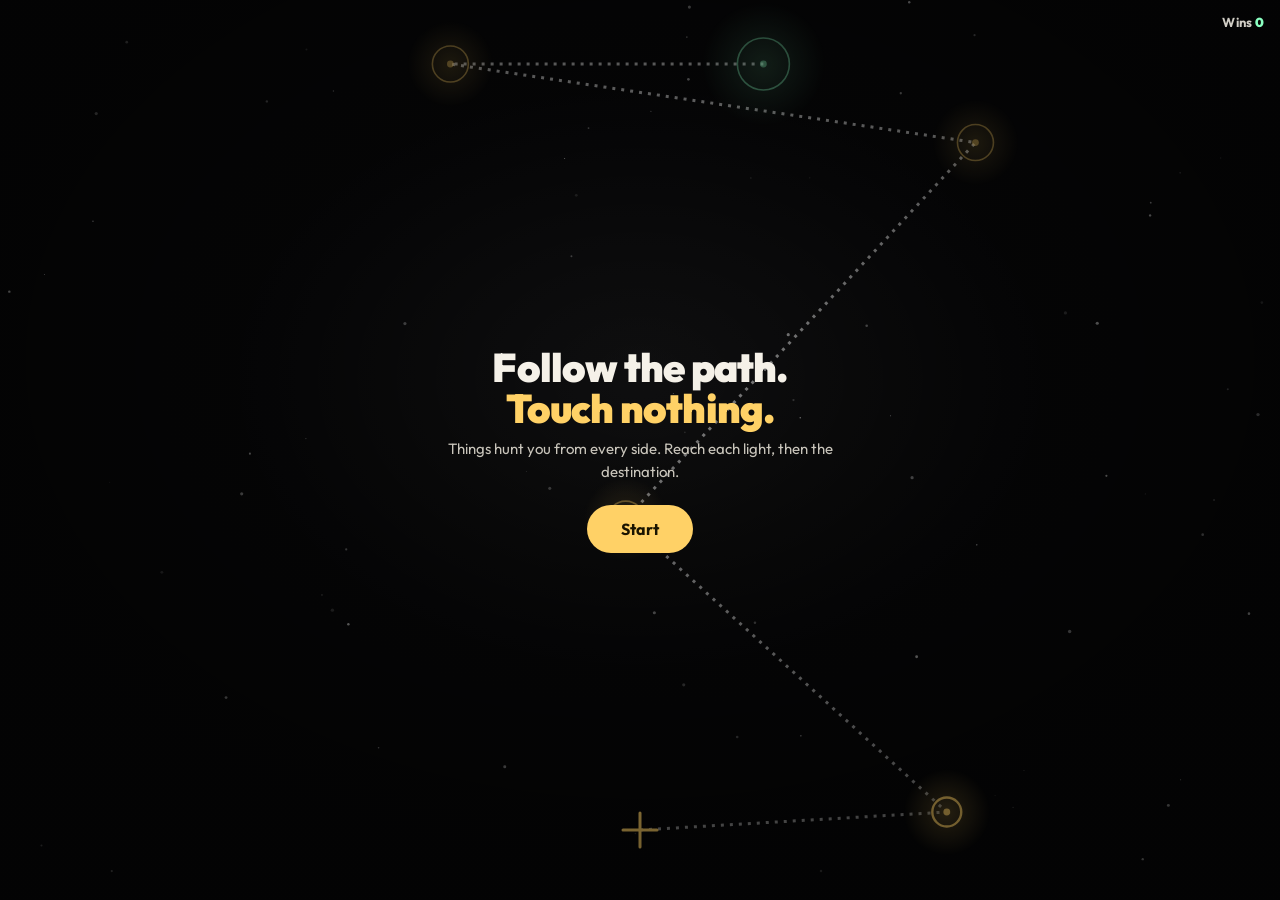
<file: index.html>
<!doctype html>
<html lang="en">
<head>
<meta charset="utf-8" />
<meta name="viewport" content="width=device-width, initial-scale=1, viewport-fit=cover" />
<meta name="color-scheme" content="dark" />
<link rel="icon" href="data:," />
<title>Destination</title>
<link rel="preconnect" href="https://fonts.googleapis.com">
<link rel="preconnect" href="https://fonts.gstatic.com" crossorigin>
<link href="https://fonts.googleapis.com/css2?family=Outfit:wght@500;700;900&display=swap" rel="stylesheet">
<style>
  :root{
    --bg:#070708;
    --text:#f5f1e8;
    --amber:#ffd166;
    --red:#ff4757;
    --green:#8affc1;
  }
  *{box-sizing:border-box}
  html,body{height:100%}
  body{
    margin:0;
    background:var(--bg);
    color:var(--text);
    font-family:"Outfit", system-ui, -apple-system, Segoe UI, Roboto, sans-serif;
    overflow:hidden;
  }
  .stage{
    position:fixed;inset:0;
    background:
      radial-gradient(700px 500px at 50% 42%, rgba(255,255,255,.045), transparent 60%),
      #070708;
    overflow:hidden;
  }
  canvas{
    position:absolute;inset:0;width:100%;height:100%;display:block;
    touch-action:none;
    cursor:none;
  }

  /* The one quiet marker: how far along the path you are */
  .pips{
    position:absolute;left:50%;bottom:18px;transform:translateX(-50%);
    display:flex;gap:7px;z-index:2;pointer-events:none;
  }
  .pips i{
    width:7px;height:7px;border-radius:50%;
    background:rgba(255,255,255,.18);
    transition:background .3s;
  }
  .pips i.done{background:var(--amber)}
  .pips i.now{background:#fff;box-shadow:0 0 8px rgba(255,255,255,.8)}
  .pips[hidden]{display:none}

  /* Persistent counter: fixed to the viewport, above every overlay,
     never hidden by any game state */
  .wins{
    position:fixed;top:14px;right:16px;z-index:60;pointer-events:none;
    font-size:13px;font-weight:700;letter-spacing:.02em;
    color:rgba(245,241,232,.85);
  }
  .wins b{color:var(--green);font-weight:900}

  /* Overlays: one line, one button, nothing else */
  .overlay{
    position:absolute;inset:0;z-index:4;
    display:flex;align-items:center;justify-content:center;
    padding:18px;
    background:radial-gradient(700px 500px at 50% 40%, rgba(0,0,0,.15), rgba(0,0,0,.55));
  }
  .overlay[hidden]{display:none}
  .card{text-align:center;width:min(440px,100%)}
  .card h1{
    margin:0 0 10px;font-size:40px;line-height:1.02;letter-spacing:-.02em;font-weight:900;
  }
  .card h1 em{font-style:normal;color:var(--amber)}
  .card.fail h1 em{color:var(--red)}
  .card.win h1 em{color:var(--green)}
  .card p{margin:0;color:#c9c5bb;line-height:1.5;font-size:15px}
  .btn{
    appearance:none;border:0;
    background:var(--amber);color:#1a1400;
    padding:14px 34px;border-radius:999px;
    font-family:inherit;font-weight:700;font-size:16px;
    cursor:pointer;margin-top:22px;
  }
  .btn:hover{background:#ffdc85}
  .btn:active{transform:translateY(1px)}
</style>
</head>
<body>
<main class="stage" id="stage">
  <canvas id="game"></canvas>

  <div class="pips" id="pips" hidden></div>

  <div class="overlay" id="overlayStart">
    <div class="card">
      <h1>Follow the path.<br><em>Touch nothing.</em></h1>
      <p>Things hunt you from every side. Reach each light, then the destination.</p>
      <button class="btn" id="btnStart" type="button">Start</button>
    </div>
  </div>

  <div class="overlay" id="overlayFail" hidden>
    <div class="card fail">
      <h1>You got <em>hit.</em></h1>
      <p id="failText">Something caught you.</p>
      <button class="btn" id="btnRetry" type="button">Try again</button>
    </div>
  </div>

  <div class="overlay" id="overlayWin" hidden>
    <div class="card win">
      <h1>You <em>made it.</em></h1>
      <p>The next path grows a little longer.</p>
      <button class="btn" id="btnAgain" type="button">Next path</button>
    </div>
  </div>
</main>

<!-- Persistent wins counter: lives outside the stage, overlays and canvas,
     so no game state can hide, move or reset it -->
<div class="wins" id="wins">Wins <b id="winsNum">0</b></div>

<script>
(function(){
  var canvas = document.getElementById('game');
  var ctx = canvas.getContext('2d');
  var stage = document.getElementById('stage');
  var pipsEl = document.getElementById('pips');
  var overlayStart = document.getElementById('overlayStart');
  var overlayFail = document.getElementById('overlayFail');
  var overlayWin = document.getElementById('overlayWin');
  var failText = document.getElementById('failText');
  var winsEl = document.getElementById('wins');
  var winsNumEl = document.getElementById('winsNum');

  var W = 0, H = 0, DPR = 1;
  function clamp(v,a,b){ return Math.max(a, Math.min(b, v)); }
  function rand(a,b){ return a + Math.random()*(b-a); }
  function dist(x1,y1,x2,y2){ var dx=x2-x1, dy=y2-y1; return Math.sqrt(dx*dx+dy*dy); }

  // ---------- state ----------
  var state = 'ready'; // ready | playing | failed | won
  var player = { x:0, y:0, tx:0, ty:0, r:14 };
  var keys = {};
  var hunters = [];
  var particles = [];
  var stars = [];
  var path = [];        // waypoint points; the last one is the destination
  var wpIndex = 0;      // which waypoint is lit now
  var level = 1;
  var wins = 0;
  var elapsed = 0;
  var spawnTimer = 0;
  var shake = 0;
  var audioCtx = null;

  // ---------- saved progress ----------
  // Wins and the current level are stored on the device and restored on
  // every visit. The save is only ever written, never cleared or removed,
  // and the game keeps working in memory if storage is unavailable.
  var SAVE_KEY = 'destination-game.progress.v1';
  function saveProgress(){
    try{
      window.localStorage.setItem(SAVE_KEY, JSON.stringify({ wins: wins, level: level }));
    }catch(e){}
  }
  function loadProgress(){
    try{
      var raw = window.localStorage.getItem(SAVE_KEY);
      if(!raw) return;
      var d = JSON.parse(raw);
      if(d){
        if(typeof d.wins === 'number' && isFinite(d.wins)) wins = Math.max(0, Math.floor(d.wins));
        if(typeof d.level === 'number' && isFinite(d.level)) level = clamp(Math.floor(d.level), 1, 999);
      }
    }catch(e){}
  }

  function resize(){
    var r = stage.getBoundingClientRect();
    W = Math.max(300, Math.floor(r.width));
    H = Math.max(300, Math.floor(r.height));
    DPR = Math.min(2, window.devicePixelRatio || 1);
    canvas.width = Math.floor(W * DPR);
    canvas.height = Math.floor(H * DPR);
    canvas.style.width = W + 'px';
    canvas.style.height = H + 'px';
    ctx.setTransform(DPR,0,0,DPR,0,0);
    player.x = clamp(player.x, player.r+6, W-player.r-6);
    player.y = clamp(player.y, player.r+6, H-player.r-6);
    player.tx = clamp(player.tx, player.r+4, W-player.r-4);
    player.ty = clamp(player.ty, player.r+4, H-player.r-4);
    makeStars();
    if(state==='ready') buildPath();
  }

  // ---------- sound (quiet feedback only) ----------
  function ensureAudio(){
    try{
      if(!audioCtx) audioCtx = new (window.AudioContext || window.webkitAudioContext)();
      if(audioCtx.state==='suspended') audioCtx.resume();
      return audioCtx;
    }catch(e){ return null; }
  }
  function beep(freq, dur, type, vol, delay){
    var ac = ensureAudio(); if(!ac) return;
    var t = ac.currentTime + (delay || 0);
    var o = ac.createOscillator(); var g = ac.createGain();
    o.type = type || 'sine'; o.frequency.value = freq;
    g.gain.setValueAtTime(vol || 0.07, t);
    g.gain.exponentialRampToValueAtTime(0.001, t + dur);
    o.connect(g); g.connect(ac.destination);
    o.start(t); o.stop(t + dur);
  }
  function soundHit(){ beep(140,.28,'sawtooth',.11); beep(70,.35,'square',.08,.06); }
  function soundStep(){ beep(660,.1,'sine',.05); beep(880,.14,'sine',.05,.07); }
  function soundWin(){ beep(523,.14,'sine',.08); beep(659,.14,'sine',.08,.11); beep(784,.24,'sine',.09,.22); }

  // ---------- path ----------
  // A winding route across the whole field. Each new leg turns hard away
  // from the last one, so the run is never a straight climb.
  function buildPath(){
    path = [];
    var total = 4 + level; // waypoints including the destination
    var margin = 64;
    var minX = margin, maxX = W - margin, minY = margin, maxY = H - margin - 24;
    var px = W/2, py = H - 70; // player home
    var prevAngle = -Math.PI/2;
    for(var i=0;i<total;i++){
      var isLast = (i === total-1);
      var frac = (i+1)/total;
      // legs get longer as the path goes on
      var legLen = clamp(Math.min(W,H) * (0.34 + frac*0.30) * rand(0.85, 1.1), 120, Math.max(W,H)*0.72);
      var x = px, y = py, tries = 0;
      do {
        // force a real turn: well away from the previous leg's direction
        var turn = rand(0.9, 2.4) * (Math.random() < 0.5 ? -1 : 1);
        var ang = prevAngle + turn;
        x = clamp(px + Math.cos(ang)*legLen, minX, maxX);
        y = clamp(py + Math.sin(ang)*legLen, minY, maxY);
        tries++;
      } while(dist(px,py,x,y) < 130 && tries < 14);
      prevAngle = Math.atan2(y-py, x-px);
      path.push({ x:x, y:y, last:isLast });
      px = x; py = y;
    }
    wpIndex = 0;
    renderPips();
  }
  function renderPips(){
    pipsEl.innerHTML = '';
    for(var i=0;i<path.length;i++){
      var dot = document.createElement('i');
      if(i < wpIndex) dot.className = 'done';
      else if(i === wpIndex) dot.className = 'now';
      pipsEl.appendChild(dot);
    }
  }

  function makeStars(){
    stars = [];
    var n = Math.floor((W*H)/15000);
    for(var i=0;i<n;i++) stars.push({x:Math.random()*W, y:Math.random()*H, r:Math.random()*1.3+.4, a:Math.random()*.45+.12});
  }

  function resetPositions(){
    player.x = W/2; player.y = H - 70;
    player.tx = player.x; player.ty = player.y;
  }
  function resetGame(lv){
    level = lv;
    hunters = []; particles = [];
    elapsed = 0; spawnTimer = 950; shake = 0;
    resetPositions();
    buildPath();
  }
  // The counter element is never hidden or rebuilt; only its number changes.
  function renderWins(){
    winsNumEl.textContent = wins;
    winsEl.style.display = '';
  }
  function startRun(lv){
    ensureAudio();
    resetGame(lv);
    saveProgress();
    state = 'playing';
    renderWins();
    overlayStart.hidden = true; overlayFail.hidden = true; overlayWin.hidden = true;
    pipsEl.hidden = false;
  }
  function showStart(){
    state = 'ready';
    resetGame(level);
    overlayStart.hidden = false; overlayFail.hidden = true; overlayWin.hidden = true;
    pipsEl.hidden = true;
  }
  function fail(){
    state = 'failed'; shake = 14; soundHit();
    renderWins();
    burst(player.x, player.y, '#ff4757', 26);
    burst(player.x, player.y, '#ffffff', 12);
    var left = path.length - wpIndex;
    failText.textContent = left <= 1
      ? 'Caught you right at the destination.'
      : (wpIndex === 0
        ? 'Something caught you before the first light.'
        : 'Something caught you on the way.');
    overlayFail.hidden = false;
    pipsEl.hidden = true;
  }
  function win(){
    state = 'won'; soundWin();
    wins++;
    saveProgress();
    renderWins();
    var d = path[path.length-1];
    burst(d.x, d.y, '#8affc1', 30);
    burst(d.x, d.y, '#ffd166', 22);
    overlayWin.hidden = false;
    pipsEl.hidden = true;
  }
  function reachWaypoint(){
    var wp = path[wpIndex];
    burst(wp.x, wp.y, wp.last ? '#8affc1' : '#ffd166', 18);
    if(wp.last){ win(); return; }
    soundStep();
    wpIndex++;
    renderPips();
    // every light you reach brings them a touch sooner
    spawnTimer = Math.min(spawnTimer, 420);
  }

  // ---------- hunters ----------
  // They enter from any edge and steer toward you. The further along the
  // path (and the higher the level), the faster they are, the harder they
  // turn, and the more of them there are.
  function difficulty(){
    var stageFrac = path.length ? wpIndex / path.length : 0;
    return {
      speed: 1.02 + (level-1)*0.06 + stageFrac*0.30 + elapsed*0.0025,
      turn: 0.013 + (level-1)*0.0012 + stageFrac*0.007,   // radians per frame of steering
      interval: clamp(980 - (level-1)*30 - stageFrac*140 - elapsed*1.0, 560, 980)
    };
  }
  function spawnHunter(){
    var d = difficulty();
    // pick any edge: top, bottom, left, right
    var edge = Math.floor(Math.random()*4);
    var x, y;
    if(edge===0){ x = rand(0,W); y = -30; }
    else if(edge===1){ x = rand(0,W); y = H+30; }
    else if(edge===2){ x = -30; y = rand(0,H); }
    else { x = W+30; y = rand(0,H); }
    var ang = Math.atan2(player.y - y, player.x - x);
    // chargers fly straight, hunters steer, seekers steer hard
    var roll = Math.random();
    var kind, steerMul;
    if(roll < 0.22){ kind = 'charger'; steerMul = 0; }
    else if(roll < 0.82){ kind = 'hunter'; steerMul = 1; }
    else { kind = 'seeker'; steerMul = 1.7; }
    var r = kind==='seeker' ? rand(9,13) : rand(11,19);
    hunters.push({
      kind: kind, x:x, y:y, r:r,
      ang: ang,
      speed: d.speed * rand(0.85, 1.25) * (kind==='seeker' ? 0.92 : 1),
      turn: d.turn * steerMul,
      rot: rand(0, Math.PI*2), vr: rand(-.04,.04),
      wob: rand(0, Math.PI*2)
    });
  }
  function collides(h){
    var dx = player.x - h.x, dy = player.y - h.y;
    var rr = (player.r * 0.78) + (h.r * 0.72);
    return (dx*dx + dy*dy) < rr*rr;
  }

  function burst(x,y,color,n){
    for(var i=0;i<n;i++){
      var a = Math.random()*Math.PI*2, s = rand(1,4.2);
      particles.push({x:x,y:y,vx:Math.cos(a)*s,vy:Math.sin(a)*s,life:1,decay:rand(.015,.035),r:rand(1.5,3.5),color:color});
    }
  }

  // ---------- input: the light glides after the pointer ----------
  function setTargetFromEvent(e){
    var r = canvas.getBoundingClientRect();
    var cx, cy;
    if(e.touches && e.touches[0]){ cx = e.touches[0].clientX; cy = e.touches[0].clientY; }
    else { cx = e.clientX; cy = e.clientY; }
    player.tx = clamp(cx - r.left, player.r+4, W-player.r-4);
    player.ty = clamp(cy - r.top, player.r+4, H-player.r-4);
  }
  canvas.addEventListener('pointerdown', function(e){ setTargetFromEvent(e); ensureAudio(); });
  window.addEventListener('pointermove', function(e){ if(state==='playing' || state==='ready') setTargetFromEvent(e); });
  canvas.addEventListener('touchmove', function(e){ e.preventDefault(); setTargetFromEvent(e); }, {passive:false});

  // One continuous touch per run: lifting a finger mid-run ends it.
  // Touch only, so mouse and keyboard play are untouched.
  function liftEndsRun(e){
    if(state !== 'playing') return;
    if(e.pointerType && e.pointerType !== 'touch') return;
    fail();
  }
  window.addEventListener('pointerup', liftEndsRun);
  window.addEventListener('pointercancel', liftEndsRun);
  window.addEventListener('touchend', liftEndsRun);
  window.addEventListener('touchcancel', liftEndsRun);

  window.addEventListener('keydown', function(e){
    keys[e.key.toLowerCase()] = true;
    if(e.key===' '){
      e.preventDefault();
      if(state==='ready') startRun(level);
      else if(state==='failed') startRun(level);
      else if(state==='won') startRun(level+1);
    }
    if(['ArrowUp','ArrowDown','ArrowLeft','ArrowRight',' '].indexOf(e.key) >= 0) e.preventDefault();
  });
  window.addEventListener('keyup', function(e){ keys[e.key.toLowerCase()] = false; });

  document.getElementById('btnStart').addEventListener('click', function(){ startRun(level); });
  document.getElementById('btnRetry').addEventListener('click', function(){ startRun(level); });
  document.getElementById('btnAgain').addEventListener('click', function(){ startRun(level+1); });

  // ---------- drawing ----------
  function drawPath(now){
    if(!path.length) return;
    // faint dotted route from where you are through the remaining lights
    ctx.save();
    ctx.strokeStyle = 'rgba(255,255,255,.55)';
    ctx.lineWidth = 3;
    ctx.setLineDash([3, 6]);
    ctx.beginPath();
    ctx.moveTo(player.x, player.y);
    for(var i=wpIndex;i<path.length;i++) ctx.lineTo(path[i].x, path[i].y);
    ctx.stroke();
    ctx.setLineDash([]);
    ctx.restore();

    for(var j=0;j<path.length;j++){
      var wp = path[j];
      var isNow = (j === wpIndex);
      var isDone = (j < wpIndex);
      ctx.save();
      ctx.globalAlpha = isDone ? 0.25 : (isNow ? 1 : 0.45);
      var rad = wp.last ? 26 : 18;
      var pulse = isNow ? (0.8 + Math.sin(now*0.005)*0.2) : 1;
      var col = wp.last ? '138,255,193' : '255,209,102';
      // glow
      var grad = ctx.createRadialGradient(wp.x, wp.y, 2, wp.x, wp.y, rad*2.4);
      grad.addColorStop(0, 'rgba(' + col + ',' + (0.35*pulse) + ')');
      grad.addColorStop(1, 'rgba(' + col + ',0)');
      ctx.fillStyle = grad;
      ctx.beginPath(); ctx.arc(wp.x, wp.y, rad*2.4, 0, Math.PI*2); ctx.fill();
      // ring
      ctx.strokeStyle = wp.last ? '#8affc1' : '#ffd166';
      ctx.lineWidth = isNow ? 2.4 : 1.6;
      ctx.beginPath(); ctx.arc(wp.x, wp.y, rad*pulse, 0, Math.PI*2); ctx.stroke();
      // core
      ctx.fillStyle = wp.last ? '#8affc1' : '#ffd166';
      ctx.beginPath(); ctx.arc(wp.x, wp.y, 3.4, 0, Math.PI*2); ctx.fill();
      if(wp.last && isNow){
        ctx.fillStyle = '#8affc1';
        ctx.font = '700 10px "Outfit", sans-serif';
        ctx.textAlign = 'center'; ctx.textBaseline = 'top';
        ctx.fillText('DESTINATION', wp.x, wp.y + rad + 8);
      }
      ctx.restore();
    }
  }

  function drawHunter(h){
    ctx.save();
    ctx.translate(h.x, h.y);
    if(h.kind === 'charger'){
      ctx.rotate(h.rot);
      ctx.fillStyle = '#ff4757';
      ctx.strokeStyle = 'rgba(255,255,255,.85)'; ctx.lineWidth = 1;
      ctx.beginPath();
      ctx.moveTo(0, -h.r); ctx.lineTo(h.r*0.85, 0); ctx.lineTo(0, h.r); ctx.lineTo(-h.r*0.85, 0);
      ctx.closePath(); ctx.fill(); ctx.stroke();
      ctx.fillStyle = 'rgba(0,0,0,.22)';
      ctx.beginPath(); ctx.arc(0,0,3.2,0,Math.PI*2); ctx.fill();
    } else if(h.kind === 'seeker'){
      ctx.rotate(h.ang + Math.PI/2);
      ctx.fillStyle = '#ff6b35';
      ctx.strokeStyle = 'rgba(255,255,255,.85)'; ctx.lineWidth = 1;
      ctx.beginPath();
      ctx.moveTo(0, -h.r-3); ctx.lineTo(h.r*0.75, h.r); ctx.lineTo(0, h.r*0.55); ctx.lineTo(-h.r*0.75, h.r);
      ctx.closePath(); ctx.fill(); ctx.stroke();
    } else { // hunter orb
      ctx.fillStyle = '#111214';
      ctx.strokeStyle = '#ff4757'; ctx.lineWidth = 2.2;
      ctx.beginPath(); ctx.arc(0,0,h.r,0,Math.PI*2); ctx.fill(); ctx.stroke();
      ctx.fillStyle = '#ff4757';
      ctx.beginPath(); ctx.arc(0,0,3.4,0,Math.PI*2); ctx.fill();
      ctx.strokeStyle = 'rgba(255,71,87,.7)'; ctx.lineWidth = 1.4;
      for(var sp=0; sp<6; sp++){
        var a = sp*Math.PI/3 + h.rot;
        ctx.beginPath();
        ctx.moveTo(Math.cos(a)*h.r, Math.sin(a)*h.r);
        ctx.lineTo(Math.cos(a)*(h.r+4), Math.sin(a)*(h.r+4));
        ctx.stroke();
      }
    }
    ctx.restore();
    // streak behind it, pointing the way it travels
    ctx.save();
    ctx.globalAlpha = .16; ctx.strokeStyle = '#ff4757'; ctx.lineWidth = 2;
    ctx.beginPath();
    ctx.moveTo(h.x - Math.cos(h.ang)*(h.r+4), h.y - Math.sin(h.ang)*(h.r+4));
    ctx.lineTo(h.x - Math.cos(h.ang)*(h.r+16+h.speed*3), h.y - Math.sin(h.ang)*(h.r+16+h.speed*3));
    ctx.stroke();
    ctx.restore();
  }

  // ---------- main loop ----------
  var last = performance.now();
  function loop(now){
    var dtMs = now - last; last = now;
    var dt = clamp(dtMs/16.667, 0.4, 2.2);
    var dtSec = dtMs/1000;

    ctx.clearRect(0,0,W,H);

    var sx = 0, sy = 0;
    if(shake > 0){ sx = rand(-shake,shake)*0.4; sy = rand(-shake,shake)*0.4; shake *= 0.88; if(shake<0.4) shake = 0; }
    ctx.save(); ctx.translate(sx,sy);

    // stars
    ctx.save();
    for(var i=0;i<stars.length;i++){
      var s = stars[i];
      ctx.globalAlpha = s.a; ctx.fillStyle = '#fff';
      ctx.beginPath(); ctx.arc(s.x, s.y, s.r, 0, Math.PI*2); ctx.fill();
    }
    ctx.restore();

    drawPath(now);

    if(state === 'playing'){
      elapsed += dtSec;

      // keys nudge the target
      var kStep = 13 * dt;
      var keyed = false;
      if(keys['arrowleft']||keys['a']){ player.tx -= kStep; keyed = true; }
      if(keys['arrowright']||keys['d']){ player.tx += kStep; keyed = true; }
      if(keys['arrowup']||keys['w']){ player.ty -= kStep; keyed = true; }
      if(keys['arrowdown']||keys['s']){ player.ty += kStep; keyed = true; }
      if(keyed){
        player.tx = clamp(player.tx, player.r+4, W-player.r-4);
        player.ty = clamp(player.ty, player.r+4, H-player.r-4);
      }

      // the light sits right on the pointer, no gap
      player.x = player.tx;
      player.y = player.ty;
      player.x = clamp(player.x, player.r+4, W-player.r-4);
      player.y = clamp(player.y, player.r+4, H-player.r-4);

      // spawning grows gently the further you get
      spawnTimer -= dtMs;
      if(spawnTimer <= 0){
        spawnHunter();
        if(wpIndex >= 3 && Math.random() < 0.14) spawnHunter();
        if(level >= 4 && Math.random() < 0.10) spawnHunter();
        spawnTimer = difficulty().interval * rand(0.85, 1.25);
      }

      // hunters steer toward you
      for(var j=hunters.length-1;j>=0;j--){
        var h = hunters[j];
        var want = Math.atan2(player.y - h.y, player.x - h.x);
        var diff = want - h.ang;
        while(diff > Math.PI) diff -= Math.PI*2;
        while(diff < -Math.PI) diff += Math.PI*2;
        h.ang += clamp(diff, -h.turn*dt, h.turn*dt);
        h.wob += 0.03*dt;
        var wob = h.kind==='charger' ? Math.sin(h.wob)*0.15 : 0;
        h.x += Math.cos(h.ang + wob) * h.speed * dt;
        h.y += Math.sin(h.ang + wob) * h.speed * dt;
        h.rot += h.vr * dt * 10;

        if(collides(h)){ fail(); break; }
        if(h.x < -140 || h.x > W+140 || h.y < -140 || h.y > H+140) hunters.splice(j,1);
      }

      // reaching the lit waypoint
      if(state === 'playing' && path[wpIndex]){
        var wp = path[wpIndex];
        var need = (wp.last ? 26 : 18) + player.r * 0.55;
        if(dist(player.x, player.y, wp.x, wp.y) < need) reachWaypoint();
      }
    }

    for(var k=0;k<hunters.length;k++) drawHunter(hunters[k]);

    // particles
    for(var p=particles.length-1;p>=0;p--){
      var pt = particles[p];
      pt.x += pt.vx*dt; pt.y += pt.vy*dt; pt.vy += 0.04*dt; pt.life -= pt.decay*dt;
      if(pt.life <= 0){ particles.splice(p,1); continue; }
      ctx.save(); ctx.globalAlpha = Math.max(0, pt.life); ctx.fillStyle = pt.color;
      ctx.beginPath(); ctx.arc(pt.x, pt.y, pt.r, 0, Math.PI*2); ctx.fill(); ctx.restore();
    }

    // the control: just a plus, centered exactly on the pointer.
    // The dotted route line ends on this plus; there is no separate dot.
    if(state !== 'failed'){
      ctx.save();
      ctx.strokeStyle = '#ffd166';
      ctx.lineWidth = 3;
      ctx.lineCap = 'round';
      var arm = player.r + 3;
      ctx.beginPath();
      ctx.moveTo(player.x - arm, player.y);
      ctx.lineTo(player.x + arm, player.y);
      ctx.moveTo(player.x, player.y - arm);
      ctx.lineTo(player.x, player.y + arm);
      ctx.stroke();
      ctx.restore();
    }

    ctx.restore();
    requestAnimationFrame(loop);
  }
  window.addEventListener('resize', resize);
  loadProgress();
  resize();
  resetGame(level);
  renderWins();
  requestAnimationFrame(function(now){ last = now; requestAnimationFrame(loop); });
})();
</script>
</body>
</html>
</file>
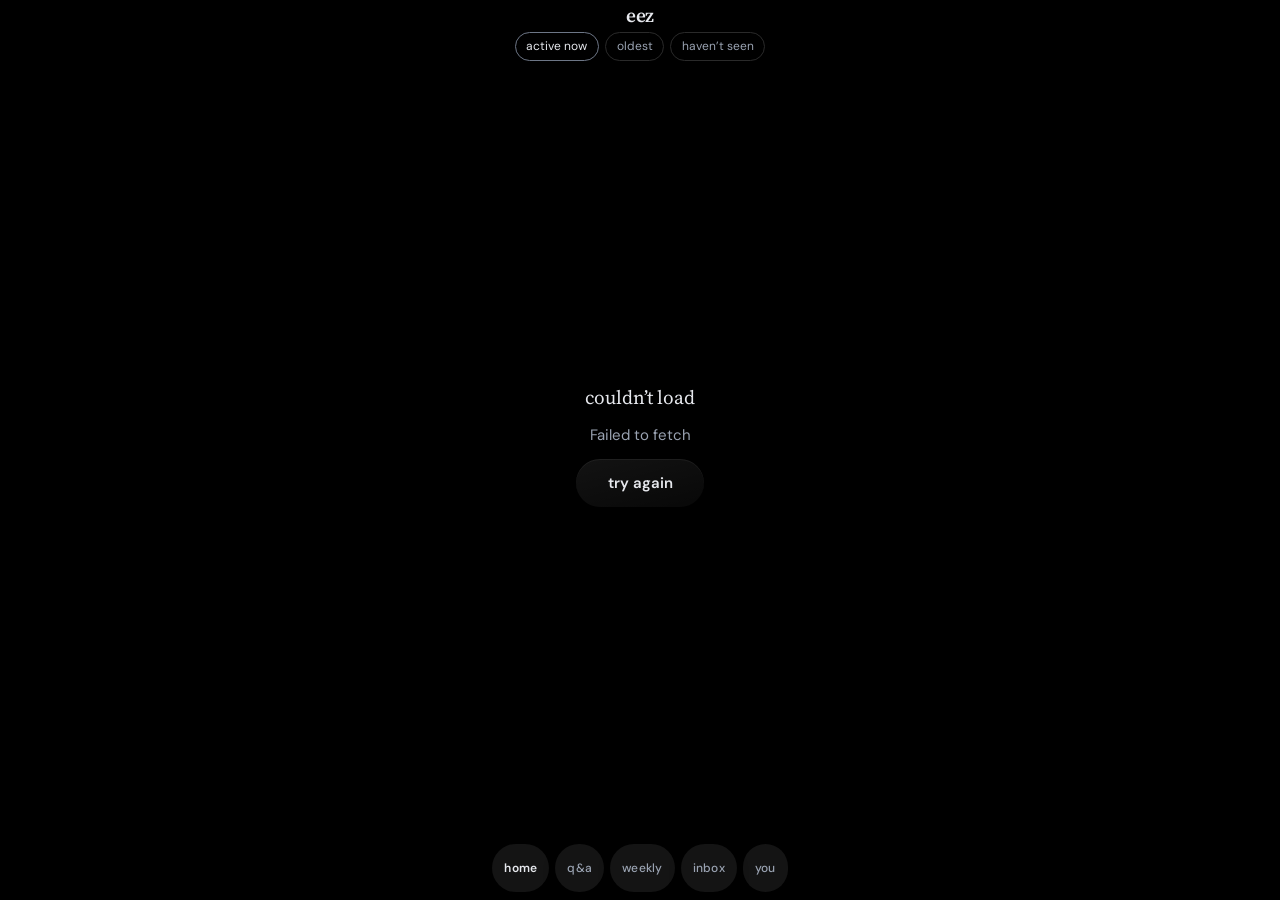
<file: eez/index.html>
<!DOCTYPE html>
<html lang="en">
<head>
  <meta charset="utf-8" />
  <meta name="viewport" content="width=device-width, initial-scale=1, viewport-fit=cover" />
  <meta name="theme-color" content="#000000" />
  <meta name="apple-mobile-web-app-capable" content="yes" />
  <meta name="apple-mobile-web-app-status-bar-style" content="black-translucent" />
  <meta name="apple-mobile-web-app-title" content="eez" />
  <meta name="mobile-web-app-capable" content="yes" />
  <title>eez - meet people through what you do</title>
  <meta name="description" content="eez is a free social app for meeting new people without bias. Weekly real-world challenges in small groups. No photos, no names, no profiles. Not dating." />
  <meta property="og:title" content="eez" />
  <meta property="og:description" content="Meet new people through what you do. Weekly real-world challenges, no photos, no names." />
  <meta property="og:url" content="https://eez.world/eez/" />
  <meta property="og:type" content="website" />
  <meta property="og:image" content="https://eez.world/eez/icons/eez.svg" />
  <script>
    (function () {
      try {
        // Base look is always dark. A saved whole-UI theme applies before first paint.
        document.documentElement.setAttribute("data-theme", "dark");
        document.documentElement.style.colorScheme = "dark";
        var ut = localStorage.getItem("eez_uitheme");
        if (["midnight", "paper", "ocean", "custom"].indexOf(ut) >= 0) {
          document.documentElement.setAttribute("data-uitheme", ut);
        }
      } catch (e) {}
    })();
  </script>
  <link rel="manifest" href="manifest.webmanifest" />
  <link rel="icon" href="icons/eez.svg" type="image/svg+xml" />
  <link rel="apple-touch-icon" href="icons/eez.svg" />
  <link rel="preconnect" href="https://fonts.googleapis.com" />
  <link rel="preconnect" href="https://fonts.gstatic.com" crossorigin />
  <link rel="preconnect" href="https://api.github.com" />
  <link href="https://fonts.googleapis.com/css2?family=DM+Sans:ital,opsz,wght@0,9..40,400;0,9..40,500;0,9..40,600;0,9..40,700;1,9..40,400&family=Source+Serif+4:ital,opsz,wght@0,8..60,400;0,8..60,500;0,8..60,600;0,8..60,700;1,8..60,400;1,8..60,500&display=swap" rel="stylesheet" />
  <link rel="stylesheet" href="styles.css?v=12" />
</head>
<body>
  <div class="app-shell">
    <a class="a11y-jump" href="#app">jump to content</a>
    <button type="button" class="brand-word" id="brand-share" aria-label="share eez">eez</button>
    <button type="button" class="alerts-btn" id="alerts-btn" aria-label="alerts" hidden>alerts<span class="alerts-dot" id="alerts-dot" hidden></span></button>
    <div id="alerts-panel" class="alerts-panel" hidden>
      <div class="alerts-head"><strong>alerts</strong><button type="button" class="btn ghost sm" id="alerts-clear">mark read</button></div>
      <div id="alerts-list" class="alerts-list"><p class="hint">nothing yet</p></div>
    </div>
    <main id="app" class="app" tabindex="-1"></main>

    <nav class="bottom-nav" aria-label="primary mobile">
      <a href="#/" data-nav="home">home</a>
      <a href="#/qa" data-nav="qa">q&amp;a</a>
      <a href="#/weekly" data-nav="weekly">weekly</a>
      <a href="#/messages" data-nav="messages">inbox</a>
      <a href="#/you" data-nav="you">you</a>
    </nav>

    <div id="share-sheet" class="share-sheet" hidden>
      <div class="share-card" role="dialog" aria-modal="true" aria-labelledby="share-title">
        <h2 id="share-title">Share eez</h2>
        <p class="hint">Your link puts them in your weekly group.</p>
        <div class="row-btns">
          <button type="button" class="btn primary" id="share-native">share</button>
          <button type="button" class="btn" id="share-copy">copy link</button>
          <button type="button" class="btn ghost" id="share-dismiss">not now</button>
        </div>
      </div>
    </div>

    <div id="install-sheet" class="install-sheet" hidden>
      <div class="install-card" role="dialog" aria-modal="true" aria-labelledby="install-title">
        <h2 id="install-title">Install eez</h2>
        <p class="hint">Add eez to your home screen for a quieter, app-like feel.</p>
        <div class="row-btns">
          <button type="button" class="btn primary" id="install-accept">install</button>
          <button type="button" class="btn" id="install-dismiss">not now</button>
        </div>
      </div>
    </div>

    <div id="toast" class="toast" hidden role="status" aria-live="polite"></div>

    <div id="modal" class="modal" hidden>
      <div class="modal-card" role="dialog" aria-modal="true" aria-labelledby="modal-title">
        <h2 id="modal-title">log in</h2>
        <p class="hint" id="modal-hint">Log in to continue.</p>
        <form id="modal-form" class="form">
          <label>username <input name="username" type="text" autocomplete="username" required /></label>
          <label>password <input name="password" type="password" autocomplete="current-password" required minlength="8" /></label>
          <div class="row-btns">
            <button type="submit" class="btn primary">continue</button>
            <button type="button" class="btn" id="modal-cancel">cancel</button>
          </div>
        </form>
        <p class="fine"><a href="#/register">create an account</a></p>
      </div>
    </div>
  </div>

    <script src="config.js?v=2"></script>
  <script src="app.js?v=17" defer></script>
</body>
</html>
</file>
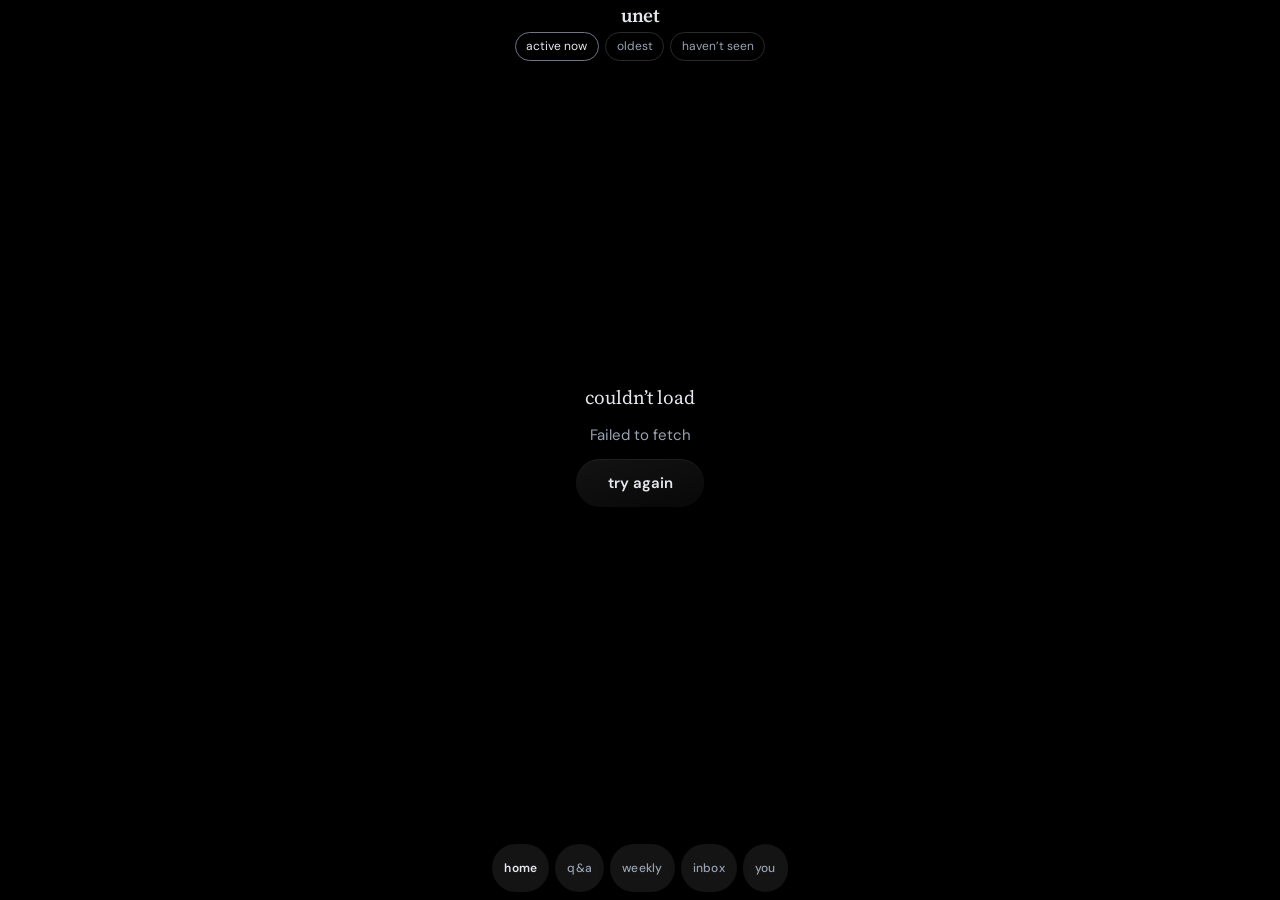
<file: unet/index.html>
<!DOCTYPE html>
<html lang="en">
<head>
  <meta charset="utf-8" />
  <meta name="viewport" content="width=device-width, initial-scale=1, viewport-fit=cover" />
  <meta name="theme-color" content="#000000" />
  <meta name="apple-mobile-web-app-capable" content="yes" />
  <meta name="apple-mobile-web-app-status-bar-style" content="black-translucent" />
  <meta name="apple-mobile-web-app-title" content="unet" />
  <meta name="mobile-web-app-capable" content="yes" />
  <title>unet - meet people through what you do</title>
  <meta name="description" content="unet is a free social app for meeting new people without bias. Weekly real-world challenges in small groups. No photos, no names, no profiles. Not dating." />
  <meta property="og:title" content="unet" />
  <meta property="og:description" content="Meet new people through what you do. Weekly real-world challenges, no photos, no names." />
  <meta property="og:url" content="https://eez.world/unet/" />
  <meta property="og:type" content="website" />
  <meta property="og:image" content="https://eez.world/unet/icons/unet.svg" />
  <script>
    (function () {
      try {
        // Base look is always dark. A saved whole-UI theme applies before first paint.
        document.documentElement.setAttribute("data-theme", "dark");
        document.documentElement.style.colorScheme = "dark";
        var ut = localStorage.getItem("unet_uitheme");
        if (["midnight", "paper", "ocean", "custom"].indexOf(ut) >= 0) {
          document.documentElement.setAttribute("data-uitheme", ut);
        }
      } catch (e) {}
    })();
  </script>
  <link rel="manifest" href="manifest.webmanifest" />
  <link rel="icon" href="icons/unet.svg" type="image/svg+xml" />
  <link rel="apple-touch-icon" href="icons/unet.svg" />
  <link rel="preconnect" href="https://fonts.googleapis.com" />
  <link rel="preconnect" href="https://fonts.gstatic.com" crossorigin />
  <link rel="preconnect" href="https://api.github.com" />
  <link href="https://fonts.googleapis.com/css2?family=DM+Sans:ital,opsz,wght@0,9..40,400;0,9..40,500;0,9..40,600;0,9..40,700;1,9..40,400&family=Source+Serif+4:ital,opsz,wght@0,8..60,400;0,8..60,500;0,8..60,600;0,8..60,700;1,8..60,400;1,8..60,500&display=swap" rel="stylesheet" />
  <link rel="stylesheet" href="styles.css?v=12" />
</head>
<body>
  <div class="app-shell">
    <a class="a11y-jump" href="#app">jump to content</a>
    <button type="button" class="brand-word" id="brand-share" aria-label="share unet">unet</button>
    <button type="button" class="alerts-btn" id="alerts-btn" aria-label="alerts" hidden>alerts<span class="alerts-dot" id="alerts-dot" hidden></span></button>
    <div id="alerts-panel" class="alerts-panel" hidden>
      <div class="alerts-head"><strong>alerts</strong><button type="button" class="btn ghost sm" id="alerts-clear">mark read</button></div>
      <div id="alerts-list" class="alerts-list"><p class="hint">nothing yet</p></div>
    </div>
    <main id="app" class="app" tabindex="-1"></main>

    <nav class="bottom-nav" aria-label="primary mobile">
      <a href="#/" data-nav="home">home</a>
      <a href="#/qa" data-nav="qa">q&amp;a</a>
      <a href="#/weekly" data-nav="weekly">weekly</a>
      <a href="#/messages" data-nav="messages">inbox</a>
      <a href="#/you" data-nav="you">you</a>
    </nav>

    <div id="share-sheet" class="share-sheet" hidden>
      <div class="share-card" role="dialog" aria-modal="true" aria-labelledby="share-title">
        <h2 id="share-title">Share unet</h2>
        <p class="hint">Your link puts them in your weekly group.</p>
        <div class="row-btns">
          <button type="button" class="btn primary" id="share-native">share</button>
          <button type="button" class="btn" id="share-copy">copy link</button>
          <button type="button" class="btn ghost" id="share-dismiss">not now</button>
        </div>
      </div>
    </div>

    <div id="install-sheet" class="install-sheet" hidden>
      <div class="install-card" role="dialog" aria-modal="true" aria-labelledby="install-title">
        <h2 id="install-title">Install unet</h2>
        <p class="hint">Add unet to your home screen for a quieter, app-like feel.</p>
        <div class="row-btns">
          <button type="button" class="btn primary" id="install-accept">install</button>
          <button type="button" class="btn" id="install-dismiss">not now</button>
        </div>
      </div>
    </div>

    <div id="toast" class="toast" hidden role="status" aria-live="polite"></div>

    <div id="modal" class="modal" hidden>
      <div class="modal-card" role="dialog" aria-modal="true" aria-labelledby="modal-title">
        <h2 id="modal-title">log in</h2>
        <p class="hint" id="modal-hint">Log in to continue.</p>
        <form id="modal-form" class="form">
          <label>username <input name="username" type="text" autocomplete="username" required /></label>
          <label>password <input name="password" type="password" autocomplete="current-password" required minlength="8" /></label>
          <div class="row-btns">
            <button type="submit" class="btn primary">continue</button>
            <button type="button" class="btn" id="modal-cancel">cancel</button>
          </div>
        </form>
        <p class="fine"><a href="#/register">create an account</a></p>
      </div>
    </div>
  </div>

    <script src="config.js?v=2"></script>
  <script src="app.js?v=18" defer></script>
</body>
</html>
</file>
<file: eez/styles.css>
*,
*::before,
*::after {
  box-sizing: border-box;
}

:root {
  --bg: #e8eaee;
  --bg2: #f4f5f7;
  --bg3: #dde1e6;
  --surface: rgba(255, 255, 255, 0.78);
  --ink: #1a1d24;
  --muted: #6b7280;
  --muted2: #94a0b0;
  --accent: #c46a52;
  --accent-soft: #d48972;
  --red: #b5524a;
  --btn-bg: #1a1d24;
  --btn-fg: #f4f5f7;
  --toast-bg: #1a1d24;
  --toast-fg: #f4f5f7;
  --modal: rgba(244, 245, 247, 0.96);
  --radius: 18px;
  --font: "DM Sans", system-ui, -apple-system, "Segoe UI", sans-serif;
  --font-serif: "Source Serif 4", "Iowan Old Style", "Palatino Linotype", Palatino, Georgia, serif;
  --soft-shadow: 0 12px 40px -18px rgba(26, 29, 36, 0.18), 0 4px 14px -8px rgba(26, 29, 36, 0.1);
  --soft-shadow-sm: 0 6px 20px -10px rgba(26, 29, 36, 0.14), 0 2px 8px -4px rgba(26, 29, 36, 0.08);
  --soft-inset: inset 0 1px 0 rgba(255, 255, 255, 0.55);
  --fade-well: linear-gradient(
    165deg,
    rgba(255, 255, 255, 0.88) 0%,
    rgba(232, 234, 238, 0.7) 100%
  );
  --sep: linear-gradient(
    90deg,
    transparent,
    rgba(26, 29, 36, 0.1) 18%,
    rgba(26, 29, 36, 0.1) 82%,
    transparent
  );
  --chip: rgba(255, 255, 255, 0.72);
  --chip-strong: rgba(255, 255, 255, 0.95);
  --chip-soft: rgba(255, 255, 255, 0.55);
  --chip-faint: rgba(255, 255, 255, 0.5);
  --chip-ghost: rgba(255, 255, 255, 0.45);
  --well-focus: rgba(255, 255, 255, 0.92);
  --bubble-mine: color-mix(in srgb, var(--accent-soft) 35%, #fffaf4);
  --bubble-theirs: var(--fade-well);
  --glow-1: rgba(196, 106, 82, 0.12);
  --glow-2: rgba(180, 190, 210, 0.35);
  --glow-3: rgba(196, 106, 82, 0.06);
  --shell-grad: linear-gradient(180deg, #f4f5f7 0%, #e8eaee 45%, #dde1e6 100%);
  --modal-scrim: radial-gradient(circle at 50% 70%, rgba(26, 29, 36, 0.18), rgba(26, 29, 36, 0.42));
  --unread: #c46a52;
  --composer-bg: linear-gradient(to top, color-mix(in srgb, var(--bg) 94%, transparent) 55%, transparent);
  --skel: rgba(26, 29, 36, 0.07);
  --skel-shine: rgba(255, 255, 255, 0.45);
  --tap: 48px;
  --safe-t: env(safe-area-inset-top, 0px);
  --safe-b: env(safe-area-inset-bottom, 0px);
  --safe-l: env(safe-area-inset-left, 0px);
  --safe-r: env(safe-area-inset-right, 0px);
  --header-h: 22px;
  --bottom-h: 64px;
  --page-max: 36rem;
  --gutter: 16px;
  --chrome-top: calc(var(--safe-t) + var(--header-h));
  --chrome-bot: calc(var(--safe-b) + var(--bottom-h));
  color-scheme: light;
}

html[data-theme="dark"]:not([data-uitheme]),
html[data-theme="dark"]:not([data-uitheme]) body,
html[data-theme="dark"]:not([data-uitheme]) .app-shell {
  background-color: #000000;
}

html[data-theme="dark"] {
  --bg: #000000;
  --bg2: #000000;
  --bg3: #0a0a0a;
  --surface: rgba(24, 28, 34, 0.82);
  --ink: #e6e8ed;
  --muted: #9aa3b2;
  --muted2: #6d7686;
  --accent: #d48972;
  --accent-soft: #c46a52;
  --red: #e08880;
  --btn-bg: #e6e8ed;
  --btn-fg: #12151a;
  --toast-bg: #e6e8ed;
  --toast-fg: #12151a;
  --modal: rgba(18, 21, 26, 0.96);
  --soft-shadow: 0 16px 44px -16px rgba(0, 0, 0, 0.58), 0 4px 14px -8px rgba(0, 0, 0, 0.42);
  --soft-shadow-sm: 0 8px 22px -10px rgba(0, 0, 0, 0.48), 0 2px 8px -4px rgba(0, 0, 0, 0.32);
  --soft-inset: inset 0 1px 0 rgba(255, 255, 255, 0.06);
  --fade-well: linear-gradient(
    165deg,
    rgba(255, 255, 255, 0.075) 0%,
    rgba(255, 255, 255, 0.03) 100%
  );
  --sep: linear-gradient(
    90deg,
    transparent,
    rgba(255, 255, 255, 0.08) 18%,
    rgba(255, 255, 255, 0.08) 82%,
    transparent
  );
  --chip: rgba(255, 255, 255, 0.08);
  --chip-strong: rgba(255, 255, 255, 0.14);
  --chip-soft: rgba(255, 255, 255, 0.06);
  --chip-faint: rgba(255, 255, 255, 0.06);
  --chip-ghost: rgba(255, 255, 255, 0.05);
  --well-focus: rgba(255, 255, 255, 0.09);
  --bubble-mine: color-mix(in srgb, var(--accent-soft) 30%, #2a2624);
  --bubble-theirs: rgba(255, 255, 255, 0.055);
  --glow-1: transparent;
  --glow-2: transparent;
  --glow-3: transparent;
  --shell-grad: #000000;
  --modal-scrim: radial-gradient(circle at 50% 70%, rgba(0, 0, 0, 0.38), rgba(0, 0, 0, 0.64));
  --unread: #d48972;
  --composer-bg: #000000;
  --skel: rgba(255, 255, 255, 0.06);
  --skel-shine: rgba(255, 255, 255, 0.1);
  color-scheme: dark;
}


html {
  scrollbar-width: none;
  height: 100%;
  overflow-x: hidden;
}
html::-webkit-scrollbar {
  display: none;
}

html,
body {
  margin: 0;
  padding: 0;
  width: 100%;
  max-width: 100%;
  background: var(--bg);
  color: var(--ink);
  font-family: var(--font);
  font-size: 16px;
  line-height: 1.55;
  -webkit-font-smoothing: antialiased;
  -webkit-text-size-adjust: 100%;
  text-size-adjust: 100%;
  overflow-x: hidden;
}

body {
  min-height: 100%;
  min-height: 100dvh;
  padding-top: var(--chrome-top);
  padding-bottom: calc(var(--chrome-bot) + 12px);
  padding-left: var(--safe-l);
  padding-right: var(--safe-r);
}

/* ——— Stable home / thread viewport: no wobble when URL bar shows/hides ——— */
body.page-home,
body.page-thread {
  height: 100dvh;
  max-height: 100dvh;
  overflow: hidden;
  padding-bottom: var(--chrome-bot);
  overscroll-behavior: none;
}

body.page-thread {
  --bottom-h: 0px;
  --chrome-bot: var(--safe-b);
  padding-bottom: var(--safe-b);
}

body.page-home .app-shell,
body.page-thread .app-shell {
  /* Fill body content box (body already pads for chrome + brand) — never 100dvh
     or slide actions sit under the fixed bottom nav. */
  height: 100%;
  max-height: 100%;
  overflow: hidden;
  display: flex;
  flex-direction: column;
  min-height: 0;
}

body.page-home .app,
body.page-thread .app {
  flex: 1 1 auto;
  min-height: 0;
  height: auto;
  overflow: hidden;
  display: flex;
  flex-direction: column;
  margin: 0 auto;
}

body.page-home .app {
  padding-top: 4px;
  padding-bottom: 10px; /* safe gap above bottom nav pills */
  justify-content: center;
}

body.page-thread .app {
  padding: 0;
  max-width: 100%;
  width: 100%;
}

body.page-thread .bottom-nav {
  display: none;
}

.app-shell {
  min-height: 100dvh;
  position: relative;
  width: 100%;
  max-width: 100%;
  overflow-x: hidden;
  background: var(--bg);
  color: var(--ink);
}

.app-shell > * {
  position: relative;
  z-index: 1;
}

img,
svg,
video {
  max-width: 100%;
  height: auto;
  display: block;
}

a {
  color: inherit;
  text-decoration: none;
}

button,
input,
textarea,
select {
  font-family: inherit;
  font-size: 16px;
  color: inherit;
}

.a11y-jump {
  position: absolute;
  left: -999px;
  top: 0;
}
.a11y-jump:focus {
  left: 12px;
  top: calc(var(--safe-t) + 8px);
  z-index: 40;
  background: var(--btn-bg);
  color: var(--btn-fg);
  padding: 8px 12px;
  border-radius: 12px;
  box-shadow: var(--soft-shadow-sm);
}

/* Legacy top nav chrome — never show; bottom-nav is the only primary nav.
   Brand word (.brand-word) is allowed at top. */
.top,
header.top,
.top-nav,
nav.top-nav {
  display: none !important;
  visibility: hidden !important;
  pointer-events: none !important;
  height: 0 !important;
  overflow: hidden !important;
}

/* Brand only — top of shell, not a nav */
.brand-word {
  position: fixed;
  top: 0;
  left: 0;
  right: 0;
  z-index: 28;
  display: flex;
  align-items: flex-start;
  justify-content: center;
  min-height: 0;
  padding: calc(var(--safe-t) + 6px) 16px 0;
  font-family: var(--font-serif);
  font-size: 1.2rem;
  font-weight: 600;
  letter-spacing: -0.03em;
  line-height: 1;
  color: var(--ink);
  text-align: center;
  pointer-events: auto;
  cursor: pointer;
  user-select: none;
  background: transparent;
  border: 0;
  box-shadow: none;
}

.top-nav a,
.bottom-nav a {
  min-height: var(--tap);
  min-width: var(--tap);
  display: inline-flex;
  align-items: center;
  justify-content: center;
  padding: 10px 14px;
  color: var(--muted);
  border-radius: 999px;
  border: 0;
  outline: none;
  box-shadow: none;
  background: transparent;
  font-size: 14px;
  letter-spacing: 0.01em;
  text-transform: lowercase;
  font-weight: 500;
}

.top-nav a.active,
.bottom-nav a.active {
  color: var(--ink);
  background: var(--chip);
  box-shadow: var(--soft-shadow-sm);
}

.bottom-nav {
  position: fixed;
  left: 0;
  right: 0;
  top: auto;
  bottom: 0;
  z-index: 30;
  display: flex;
  justify-content: center;
  align-items: center;
  gap: 8px;
  height: auto;
  min-height: var(--chrome-bot);
  padding: 8px max(8px, var(--safe-r)) calc(8px + var(--safe-b)) max(8px, var(--safe-l));
  background: transparent;
  border: 0;
  outline: none;
  backdrop-filter: none;
  -webkit-backdrop-filter: none;
  box-shadow: none;
  pointer-events: none;
  /* bottom-centered pill cluster — never a top header */
  transform: none;
}

[data-nav="messages"] {
  position: relative;
}

[data-nav="messages"].has-unread::after {
  content: "";
  position: absolute;
  top: 8px;
  right: 10px;
  width: 7px;
  height: 7px;
  border-radius: 50%;
  background: var(--unread);
  box-shadow: 0 0 0 2px color-mix(in srgb, var(--bg) 70%, transparent);
}

.bottom-nav [data-nav="messages"].has-unread::after {
  top: 8px;
  right: 10px;
}

.bottom-nav a {
  pointer-events: auto;
  font-size: 12px;
  letter-spacing: 0.02em;
  text-transform: lowercase;
  flex-direction: row;
  gap: 0;
  border-radius: 999px;
  padding: 10px 16px;
  min-width: auto;
  background: var(--chip);
  box-shadow: var(--soft-shadow-sm);
  color: var(--muted);
}

.bottom-nav a.active {
  color: var(--ink);
  background: var(--chip);
  box-shadow: var(--soft-shadow-sm);
  font-weight: 600;
}

.app {
  width: 100%;
  max-width: var(--page-max);
  margin: 0 auto;
  padding: 16px var(--gutter) 20px;
  min-width: 0;
}

h1,
h2 {
  font-family: var(--font-serif);
  font-size: 1.35rem;
  font-weight: 600;
  letter-spacing: -0.02em;
  margin: 0 0 14px;
  color: var(--ink);
}

.muted,
.hint,
.fine {
  color: var(--muted);
}

.hint,
.fine {
  font-size: 15px;
  margin: 0 0 12px;
}

.fine a {
  text-decoration: underline;
  text-underline-offset: 3px;
  color: var(--accent);
}

/* ——— Home stage: centered in space above bottom nav ——— */
.stage {
  position: relative;
  flex: 1 1 auto;
  min-height: 0;
  width: 100%;
  display: flex;
  align-items: center;
  justify-content: center;
  overflow: hidden;
  touch-action: none;
  overscroll-behavior: none;
}

.slide {
  width: 100%;
  min-width: 0;
  min-height: 0;
  height: 100%;
  max-height: 100%;
  display: flex;
  flex-direction: column;
  justify-content: center;
  gap: 12px;
  padding: 4px 2px 4px;
  user-select: none;
  -webkit-user-select: none;
  will-change: transform, opacity;
  transition: transform 0.42s cubic-bezier(0.18, 0.9, 0.22, 1), opacity 0.36s ease;
  background: transparent;
  border: 0;
  outline: none;
  box-shadow: none;
  overflow: hidden;
  overscroll-behavior: contain;
}

.slide.enter-right {
  transform: translate(120%, 58%) rotate(9deg) scale(0.94);
  opacity: 0;
  transition: none;
}
.slide.enter-left {
  transform: translate(-120%, -58%) rotate(-9deg) scale(0.94);
  opacity: 0;
  transition: none;
}
.slide.in {
  transform: translate(0, 0) rotate(0deg) scale(1);
  opacity: 1;
}
.slide.dragging {
  transition: none;
}
.slide.out-left {
  transform: translate(-130%, -62%) rotate(-10deg) scale(0.9);
  opacity: 0;
}
.slide.out-right {
  transform: translate(130%, 62%) rotate(10deg) scale(0.9);
  opacity: 0;
}

.slide-body {
  flex: 1 1 auto;
  min-height: 0;
  display: flex;
  flex-direction: column;
  justify-content: center;
  gap: 16px;
  padding: 8px 6px 4px;
  max-width: 34rem;
  margin: 0 auto;
  width: 100%;
  overflow-x: hidden;
  overflow-y: auto;
  -webkit-overflow-scrolling: touch;
  overscroll-behavior: contain;
  touch-action: pan-y;
}

.qa {
  display: flex;
  flex-direction: column;
  gap: 18px;
  min-width: 0;
}

.qa dt {
  color: var(--muted);
  font-family: var(--font);
  font-size: 12px;
  letter-spacing: 0.04em;
  text-transform: lowercase;
  font-weight: 500;
  margin-bottom: 6px;
}

.qa dd {
  margin: 0;
  white-space: pre-wrap;
  overflow-wrap: anywhere;
  word-break: break-word;
  font-family: var(--font-serif);
  font-size: clamp(1.05rem, 2.8vw + 0.7rem, 1.25rem);
  line-height: 1.5;
  letter-spacing: -0.01em;
  color: var(--ink);
  min-height: 1.5em;
}

.qa dd.ask {
  font-size: clamp(1.12rem, 3vw + 0.75rem, 1.35rem);
  color: var(--ink);
  font-weight: 500;
}

.answer-ambient {
  display: flex;
  flex-direction: column;
  gap: 12px;
  margin-top: 4px;
  padding: 4px 0 0;
  background: transparent;
  border: 0;
  flex-shrink: 0;
}

.answer-ambient textarea {
  width: 100%;
  background: var(--fade-well);
  border: 0;
  outline: none;
  color: var(--ink);
  border-radius: 18px;
  min-height: 96px;
  padding: 16px 18px;
  resize: vertical;
  box-shadow: var(--soft-shadow-sm), var(--soft-inset);
  font-family: var(--font);
  font-size: 16px;
  line-height: 1.5;
}

.answer-ambient textarea:focus {
  box-shadow: var(--soft-shadow), var(--soft-inset);
  background: var(--well-focus);
}

.answer-actions {
  display: flex;
  justify-content: flex-end;
}

.ambient-row {
  display: flex;
  align-items: center;
  gap: 14px;
  flex-wrap: wrap;
}

/* ——— slide actions: above bottom nav, never overlapping ——— */
.slide-bar {
  display: flex;
  align-items: center;
  justify-content: center;
  gap: 12px;
  flex-wrap: wrap;
  padding: 8px 8px 12px;
  margin-bottom: 4px;
  flex-shrink: 0;
  position: relative;
  z-index: 5;
  min-height: calc(var(--tap) + 12px);
  background: transparent;
  border: 0;
  box-shadow: none;
  backdrop-filter: none;
  -webkit-backdrop-filter: none;
}

.more-wrap {
  position: relative;
  display: inline-flex;
  align-items: center;
  justify-content: center;
}

.more-btn {
  font-family: var(--font-serif);
  font-size: 1.35rem;
  font-weight: 600;
  letter-spacing: 0;
  text-transform: none;
  min-width: 44px;
  padding: 8px 12px;
  line-height: 1;
}

.more-menu {
  position: absolute;
  bottom: calc(100% + 10px);
  left: 50%;
  transform: translateX(-50%);
  display: flex;
  flex-direction: column;
  align-items: stretch;
  gap: 4px;
  padding: 6px;
  min-width: 7.5rem;
  background: var(--chip-strong);
  border-radius: 16px;
  box-shadow: var(--soft-shadow);
  z-index: 8;
}

.more-menu[hidden] {
  display: none;
}

.more-menu .text-act {
  width: 100%;
  justify-content: center;
}

.text-act {
  appearance: none;
  background: transparent;
  border: 0;
  outline: none;
  box-shadow: none;
  color: var(--muted);
  font: inherit;
  font-size: 14px;
  letter-spacing: 0.02em;
  text-transform: lowercase;
  cursor: pointer;
  min-height: 44px;
  padding: 8px 10px;
  -webkit-tap-highlight-color: transparent;
  border-radius: 999px;
}

.text-act:hover,
.text-act:focus-visible {
  color: var(--ink);
  background: var(--chip-faint);
}

.text-act.danger {
  color: var(--red);
  background: var(--chip);
  box-shadow: var(--soft-shadow-sm);
  padding: 8px 14px;
}

.sr-only {
  position: absolute;
  width: 1px;
  height: 1px;
  padding: 0;
  margin: -1px;
  overflow: hidden;
  clip: rect(0, 0, 0, 0);
  white-space: nowrap;
  border: 0;
}

.btn {
  appearance: none;
  display: inline-flex;
  align-items: center;
  justify-content: center;
  gap: 8px;
  border: 0;
  outline: none;
  background: var(--fade-well);
  color: var(--ink);
  border-radius: 999px;
  min-height: var(--tap);
  padding: 14px 20px;
  cursor: pointer;
  text-align: center;
  font-weight: 600;
  font-size: 15px;
  text-decoration: none;
  box-shadow: var(--soft-shadow-sm), var(--soft-inset);
  -webkit-tap-highlight-color: transparent;
}

.btn:active {
  transform: translateY(1px);
}

.btn.primary {
  background: var(--btn-bg);
  color: var(--btn-fg);
  box-shadow: var(--soft-shadow-sm);
}

.btn.ghost {
  background: var(--fade-well);
  color: var(--ink);
  box-shadow: var(--soft-shadow-sm), var(--soft-inset);
}

.btn.danger {
  background: transparent;
  color: var(--red);
  box-shadow: none;
}

.btn.sm {
  min-height: 44px;
  padding: 10px 16px;
  font-size: 14px;
}

.btn[disabled],
.btn:disabled {
  opacity: 0.35;
  cursor: not-allowed;
}

.row-btns {
  display: flex;
  flex-wrap: wrap;
  gap: 8px;
}

.row-btns .btn {
  flex: 1 1 8rem;
}

.empty {
  color: var(--muted);
  padding: 28px 16px;
  text-align: center;
  font-family: var(--font-serif);
  font-size: 1.1rem;
  width: 100%;
  display: flex;
  align-items: center;
  justify-content: center;
}

.form {
  display: flex;
  flex-direction: column;
  gap: 14px;
}

.form label {
  display: flex;
  flex-direction: column;
  gap: 6px;
  font-size: 13px;
  color: var(--muted);
  letter-spacing: 0.02em;
  text-transform: lowercase;
  font-weight: 500;
}

.form input,
.form textarea,
input,
textarea,
select {
  width: 100%;
  max-width: 100%;
  background: var(--fade-well);
  border: 0;
  outline: none;
  color: var(--ink);
  border-radius: 16px;
  min-height: var(--tap);
  padding: 14px 16px;
  box-shadow: var(--soft-shadow-sm), var(--soft-inset);
  font-size: 16px;
}

.form input:focus,
.form textarea:focus,
input:focus,
textarea:focus,
select:focus {
  box-shadow: var(--soft-shadow-sm), var(--soft-inset);
  background: var(--well-focus);
}

.form textarea,
textarea {
  min-height: 100px;
  resize: vertical;
  font-family: var(--font);
}

.list {
  display: flex;
  flex-direction: column;
  gap: 4px;
}

.list a,
.item {
  display: block;
  background: transparent;
  border: 0;
  outline: none;
  border-radius: 0;
  padding: 16px 4px;
  overflow-wrap: anywhere;
  box-shadow: none;
  background-image: var(--sep);
  background-size: 100% 1px;
  background-repeat: no-repeat;
  background-position: bottom;
  font-family: var(--font-serif);
  font-size: 1.05rem;
  min-width: 0;
}

.list a {
  min-height: var(--tap);
}

.thread {
  display: flex;
  flex-direction: column;
  gap: 4px;
  padding-bottom: 12px;
}

.bubble {
  max-width: min(84%, 28rem);
  padding: 11px 15px;
  border-radius: 20px;
  background: var(--bubble-theirs);
  border: 0;
  outline: none;
  overflow-wrap: anywhere;
  word-break: break-word;
  box-shadow: var(--soft-shadow-sm), var(--soft-inset);
  font-family: var(--font);
  font-size: 16px;
  line-height: 1.45;
  align-self: flex-start;
}

.bubble.mine {
  align-self: flex-end;
  background: var(--bubble-mine);
  color: var(--ink);
  border-bottom-right-radius: 7px;
}

.bubble.theirs {
  border-bottom-left-radius: 7px;
}

.bubble.group-follow {
  margin-top: 2px;
}

.bubble.system {
  align-self: center;
  max-width: 92%;
  background: var(--chip);
  color: var(--muted);
  font-size: 13px;
  line-height: 1.4;
  text-align: center;
  box-shadow: none;
  font-family: var(--font);
  border-radius: 999px;
  padding: 8px 14px;
  margin: 10px 0;
}

.bubble-time {
  font-size: 11px;
  letter-spacing: 0.02em;
  color: var(--muted2);
  padding: 2px 8px 10px;
  line-height: 1;
}

.bubble-time.mine {
  align-self: flex-end;
  text-align: right;
}

.bubble-time.theirs {
  align-self: flex-start;
}

.day-sep {
  align-self: center;
  font-size: 12px;
  letter-spacing: 0.04em;
  text-transform: lowercase;
  color: var(--muted2);
  margin: 14px 0 8px;
  font-weight: 500;
}

.composer {
  display: flex;
  gap: 8px;
  align-items: flex-end;
  width: 100%;
  max-width: 100%;
  background: transparent;
}

.composer textarea {
  flex: 1;
  min-width: 0;
  min-height: var(--tap);
  max-height: 8rem;
  resize: none;
  line-height: 1.4;
  padding-top: 13px;
  padding-bottom: 13px;
}

.composer .btn {
  flex: 0 0 auto;
  min-width: 4.6rem;
}

.q-block {
  background: transparent;
  border: 0;
  outline: none;
  border-radius: 0;
  padding: 18px 4px;
  margin-bottom: 8px;
  box-shadow: none;
  background-image: var(--sep);
  background-size: 100% 1px;
  background-repeat: no-repeat;
  background-position: bottom;
  font-family: var(--font-serif);
  font-size: 1.1rem;
  min-width: 0;
  overflow-wrap: anywhere;
}

.q-media {
  margin: 12px 0;
  border-radius: 16px;
  overflow: hidden;
  background: var(--fade-well);
  box-shadow: var(--soft-shadow-sm);
  aspect-ratio: 4 / 3;
  max-height: 320px;
}

.q-media img {
  width: 100%;
  height: 100%;
  object-fit: cover;
}

.answers {
  margin-top: 10px;
  display: flex;
  flex-direction: column;
  gap: 8px;
}

.poll {
  display: flex;
  flex-direction: column;
  gap: 8px;
  margin: 12px 0;
  font-family: var(--font);
}

.poll-opt {
  appearance: none;
  width: 100%;
  text-align: left;
  border: 0;
  outline: none;
  cursor: pointer;
  position: relative;
  overflow: hidden;
  border-radius: 14px;
  min-height: var(--tap);
  padding: 12px 14px;
  background: var(--fade-well);
  box-shadow: var(--soft-shadow-sm), var(--soft-inset);
  color: var(--ink);
  font-size: 15px;
}

.poll-opt .bar {
  position: absolute;
  inset: 0 auto 0 0;
  width: 0%;
  background: color-mix(in srgb, var(--accent-soft) 40%, transparent);
  transition: width 0.35s ease;
  pointer-events: none;
  z-index: 0;
}

.poll-opt .poll-label,
.poll-opt .poll-count {
  position: relative;
  z-index: 1;
}

.poll-opt .poll-row {
  display: flex;
  justify-content: space-between;
  gap: 10px;
  align-items: baseline;
  position: relative;
  z-index: 1;
}

.poll-opt.voted {
  box-shadow: var(--soft-shadow), var(--soft-inset);
}

.poll-opt.mine {
  outline: 1px solid color-mix(in srgb, var(--accent) 45%, transparent);
}

.kind-tabs {
  display: flex;
  gap: 6px;
  flex-wrap: wrap;
  margin-bottom: 4px;
}

.kind-tabs button {
  appearance: none;
  border: 0;
  background: transparent;
  color: var(--muted);
  min-height: 40px;
  padding: 8px 12px;
  border-radius: 999px;
  cursor: pointer;
  font-size: 14px;
  text-transform: lowercase;
}

.kind-tabs button.active {
  color: var(--ink);
  background: var(--chip);
  box-shadow: var(--soft-shadow-sm);
}

.poll-fields {
  display: flex;
  flex-direction: column;
  gap: 8px;
}

.poll-fields input {
  min-height: 44px;
}

.img-pick {
  display: flex;
  flex-direction: column;
  gap: 8px;
}

.img-preview {
  max-width: 100%;
  max-height: 200px;
  border-radius: 14px;
  object-fit: cover;
  background: var(--fade-well);
  display: none;
}

.img-preview.show {
  display: block;
}

.toggle {
  display: flex;
  align-items: center;
  justify-content: space-between;
  gap: 12px;
  min-height: var(--tap);
  padding: 10px 14px;
  border-radius: 16px;
  background: var(--fade-well);
  box-shadow: var(--soft-shadow-sm), var(--soft-inset);
  text-transform: none;
  letter-spacing: 0;
  font-size: 15px;
  color: var(--ink);
}

.toggle input {
  width: 20px;
  height: 20px;
  min-height: 0;
  accent-color: var(--accent);
  box-shadow: none;
  background: transparent;
}

.error {
  color: var(--red);
  font-size: 15px;
}

.toast {
  position: fixed;
  left: 50%;
  bottom: calc(var(--chrome-bot) + 16px);
  transform: translateX(-50%) translateY(12px);
  z-index: 90;
  background: var(--toast-bg);
  color: var(--toast-fg);
  padding: 12px 18px;
  border-radius: 999px;
  font-size: 14px;
  font-weight: 500;
  letter-spacing: 0.02em;
  box-shadow: var(--soft-shadow);
  opacity: 0;
  pointer-events: none;
  transition: opacity 0.22s ease, transform 0.22s ease;
  max-width: min(90vw, 20rem);
  text-align: center;
}

.toast.show {
  opacity: 1;
  transform: translateX(-50%) translateY(0);
}

.toast[hidden] {
  display: none;
}

.toast.show[hidden] {
  display: block;
}

.modal {
  position: fixed;
  inset: 0;
  z-index: 80;
  background: var(--modal-scrim);
  display: flex;
  align-items: flex-end;
  justify-content: center;
  padding: 16px;
  padding-bottom: max(16px, var(--safe-b));
}

.modal[hidden] {
  display: none;
}

.modal-card {
  width: min(440px, 100%);
  max-height: min(85vh, 85dvh);
  overflow: auto;
  background: var(--modal);
  color: var(--ink);
  border: 0;
  outline: none;
  border-radius: 24px;
  padding: 24px;
  box-shadow: var(--soft-shadow);
}

@media (min-width: 768px) {
  :root {
    --gutter: 24px;
    --page-max: 40rem;
    --bottom-h: 64px;
    --chrome-bot: calc(var(--safe-b) + var(--bottom-h));
  }

  body {
    padding-bottom: calc(var(--chrome-bot) + 12px);
  }

  body.page-home {
    padding-bottom: var(--chrome-bot);
  }

  body.page-thread {
    padding-bottom: var(--safe-b);
  }

  .top,
  header.top,
  .top-nav,
  nav.top-nav {
    display: none !important;
  }

  .bottom-nav {
    display: flex;
    position: fixed;
    left: 0;
    right: 0;
    top: auto;
    bottom: 0;
    justify-content: center;
  }

  .composer {
    bottom: 0;
  }

  .toast {
    bottom: 28px;
  }

  .modal {
    align-items: center;
    padding: 24px;
  }

  .modal-card {
    border-radius: 24px;
    padding: 28px;
  }

  .slide-body {
    padding: 16px 12px 8px;
  }
}

@media (min-width: 1280px) {
  :root {
    --page-max: 42rem;
  }

  .app {
    padding-top: 20px;
  }
}

@media (max-width: 374px) {
  :root {
    --gutter: 12px;
    --tap: 44px;
  }

  .qa dd {
    font-size: 1.02rem;
  }
}

@media (prefers-reduced-motion: reduce) {
  .slide,
  .btn,
  .toast,
  .poll-opt .bar {
    transition: none;
  }
}


/* Diagonal dismiss / bring-back — exaggerated so it cannot read as flat L/R */
.slide.out-ul {
  transform: translate(-135%, -68%) rotate(-12deg) scale(0.88);
  opacity: 0;
}
.slide.out-dr {
  transform: translate(135%, 68%) rotate(12deg) scale(0.88);
  opacity: 0;
}
.slide.enter-dr {
  transform: translate(118%, 64%) rotate(10deg) scale(0.9);
  opacity: 0;
  transition: none;
}
.slide.enter-ul {
  transform: translate(-118%, -64%) rotate(-10deg) scale(0.9);
  opacity: 0;
  transition: none;
}
.slide.out-left { transform: translate(-135%, -68%) rotate(-12deg) scale(0.88); opacity: 0; }
.slide.out-right { transform: translate(135%, 68%) rotate(12deg) scale(0.88); opacity: 0; }


/* Answering hides action tray; form takes focus (Enter to send, Esc to cancel) */
.slide.answering .slide-bar {
  display: none;
}

/* ——— Spacious Q&A ——— */
.qa-page {
  display: flex;
  flex-direction: column;
  gap: 28px;
  padding-bottom: 24px;
}

.qa-page > h1 {
  margin-bottom: 0;
}

.ask-panel {
  display: flex;
  flex-direction: column;
  gap: 18px;
  padding: 4px 0 8px;
}

.ask-panel .ask-prompt {
  font-family: var(--font-serif);
  font-size: clamp(1.15rem, 2.5vw + 0.85rem, 1.4rem);
  font-weight: 500;
  letter-spacing: -0.02em;
  margin: 0;
  color: var(--ink);
}

.ask-panel textarea[name="body"] {
  min-height: 120px;
  font-family: var(--font-serif);
  font-size: 1.1rem;
  line-height: 1.5;
  padding: 18px 20px;
  border-radius: 20px;
}

.ask-kind {
  display: flex;
  gap: 8px;
  flex-wrap: wrap;
}

.ask-kind button {
  appearance: none;
  border: 0;
  background: var(--chip-ghost);
  color: var(--muted);
  min-height: 44px;
  padding: 10px 18px;
  border-radius: 999px;
  cursor: pointer;
  font-size: 14px;
  font-weight: 500;
  text-transform: lowercase;
  letter-spacing: 0.01em;
  box-shadow: none;
  transition: background 0.2s ease, color 0.2s ease, box-shadow 0.2s ease;
}

.ask-kind button.active {
  color: var(--ink);
  background: var(--chip-strong);
  box-shadow: var(--soft-shadow-sm);
}

.ask-extra {
  display: flex;
  flex-direction: column;
  gap: 12px;
}

.ask-extra[hidden] {
  display: none;
}

.poll-compose {
  display: flex;
  flex-direction: column;
  gap: 10px;
}

.poll-compose input {
  min-height: 48px;
  border-radius: 14px;
}

.ask-actions {
  display: flex;
  align-items: center;
  gap: 12px;
  flex-wrap: wrap;
}

.ask-guest {
  padding: 8px 0 4px;
}

.qa-feed {
  display: flex;
  flex-direction: column;
  gap: 32px;
}

.q-card {
  display: flex;
  flex-direction: column;
  gap: 16px;
  padding: 8px 2px 28px;
  background-image: var(--sep);
  background-size: 100% 1px;
  background-repeat: no-repeat;
  background-position: bottom;
  border: 0;
  min-width: 0;
}

.q-card:last-child {
  background-image: none;
  padding-bottom: 8px;
}

.q-body {
  font-family: var(--font-serif);
  font-size: clamp(1.15rem, 2.6vw + 0.8rem, 1.4rem);
  line-height: 1.45;
  letter-spacing: -0.015em;
  color: var(--ink);
  overflow-wrap: anywhere;
  white-space: pre-wrap;
}

.q-meta {
  font-size: 12px;
  letter-spacing: 0.04em;
  text-transform: lowercase;
  color: var(--muted2);
  font-weight: 500;
}

.q-answers {
  display: flex;
  flex-direction: column;
  gap: 14px;
  margin-top: 4px;
}

.q-answer {
  font-family: var(--font);
  font-size: 16px;
  line-height: 1.55;
  color: var(--ink);
  padding: 14px 16px;
  border-radius: 16px;
  background: var(--fade-well);
  box-shadow: var(--soft-shadow-sm), var(--soft-inset);
  overflow-wrap: anywhere;
}

.q-answer-body {
  white-space: pre-wrap;
  overflow-wrap: anywhere;
}

.q-replies {
  display: flex;
  flex-direction: column;
  gap: 10px;
  margin-top: 12px;
  padding-left: 12px;
  border-left: 2px solid rgba(127, 127, 127, 0.18);
}

.q-reply {
  background: transparent;
  box-shadow: none;
  padding: 8px 4px 8px 2px;
  font-size: 15px;
}

.linklike {
  background: none;
  border: 0;
  padding: 0;
  font: inherit;
  font-size: 12.5px;
  color: var(--muted);
  cursor: pointer;
  text-transform: lowercase;
  letter-spacing: 0.02em;
}

.linklike:hover {
  color: var(--ink);
}

.ans-actions {
  display: flex;
  gap: 12px;
  margin-top: 8px;
}

.ans-edit-form,
.ans-reply-form {
  display: flex;
  flex-direction: column;
  gap: 8px;
  margin-top: 8px;
}

.ans-edit-form textarea,
.ans-reply-form textarea {
  min-height: 64px;
  border-radius: 14px;
  font-size: 15px;
}

.ans-reply-form {
  margin-top: 10px;
}

.q-empty {
  color: var(--muted);
  font-family: var(--font-serif);
  font-size: 1rem;
  font-style: italic;
  margin: 0;
}

.reply-row {
  display: flex;
  flex-direction: column;
  gap: 10px;
  margin-top: 4px;
}

.reply-row textarea {
  min-height: 72px;
  border-radius: 16px;
  font-size: 16px;
}

.reply-row .btn {
  align-self: flex-start;
  min-width: 7rem;
}

.qa-feed .poll {
  gap: 10px;
  margin: 4px 0 8px;
}

.qa-feed .poll-opt {
  min-height: 52px;
  padding: 14px 16px;
  border-radius: 16px;
  font-size: 16px;
}

.qa-feed .q-media {
  margin: 4px 0 8px;
  border-radius: 18px;
  max-height: 360px;
  aspect-ratio: 16 / 10;
}


/* ——— Inbox ——— */
.page-head {
  display: flex;
  align-items: baseline;
  justify-content: space-between;
  gap: 12px;
  margin-bottom: 8px;
}

.page-head h1 {
  margin: 0;
}

.inbox {
  display: flex;
  flex-direction: column;
  gap: 4px;
  padding-bottom: 12px;
}

.inbox-list {
  display: flex;
  flex-direction: column;
}

.inbox-row {
  display: grid;
  grid-template-columns: 1fr auto;
  gap: 12px;
  align-items: start;
  padding: 16px 6px 16px 4px;
  min-height: 76px;
  background-image: var(--sep);
  background-size: 100% 1px;
  background-repeat: no-repeat;
  background-position: bottom;
  border-radius: 0;
  text-decoration: none;
  color: inherit;
}

.inbox-row:last-child {
  background-image: none;
}

.inbox-row:active {
  background-color: var(--chip-ghost);
}

.inbox-main {
  min-width: 0;
  display: flex;
  flex-direction: column;
  gap: 6px;
}

.inbox-title {
  font-family: var(--font-serif);
  font-size: 1.08rem;
  font-weight: 550;
  letter-spacing: -0.015em;
  line-height: 1.3;
  overflow: hidden;
  display: -webkit-box;
  -webkit-line-clamp: 1;
  -webkit-box-orient: vertical;
  color: var(--ink);
}

.inbox-preview {
  font-size: 14px;
  line-height: 1.4;
  color: var(--muted);
  overflow: hidden;
  display: -webkit-box;
  -webkit-line-clamp: 2;
  -webkit-box-orient: vertical;
}

.inbox-row.unread .inbox-title {
  font-weight: 650;
}

.inbox-row.unread .inbox-preview {
  color: var(--ink);
}

.inbox-aside {
  display: flex;
  flex-direction: column;
  align-items: flex-end;
  gap: 8px;
  padding-top: 3px;
  flex-shrink: 0;
}

.inbox-time {
  font-size: 12px;
  color: var(--muted2);
  letter-spacing: 0.01em;
  white-space: nowrap;
  font-weight: 500;
}

.inbox-row.unread .inbox-time {
  color: var(--accent);
  font-weight: 600;
}

.inbox-flags {
  display: flex;
  align-items: center;
  gap: 6px;
}

.flag {
  font-size: 11px;
  letter-spacing: 0.04em;
  text-transform: lowercase;
  color: var(--muted);
  background: var(--chip);
  border-radius: 999px;
  padding: 3px 8px;
  line-height: 1.2;
  font-weight: 550;
}

.flag.hot {
  color: var(--accent);
  background: color-mix(in srgb, var(--accent) 14%, transparent);
}

.unread-dot {
  width: 8px;
  height: 8px;
  border-radius: 50%;
  background: var(--unread);
  flex-shrink: 0;
}

/* ——— Thread page ——— */
.thread-page {
  display: flex;
  flex-direction: column;
  height: 100%;
  min-height: 0;
  width: 100%;
}

.thread-head {
  flex: 0 0 auto;
  display: grid;
  grid-template-columns: auto 1fr auto;
  align-items: center;
  gap: 10px;
  padding: 6px max(var(--gutter), 12px) 8px;
  min-height: 52px;
  background: transparent;
  border: 0;
  box-shadow: none;
}

.thread-heading {
  min-width: 0;
  text-align: center;
}

.thread-heading .thread-title {
  font-family: var(--font-serif);
  font-size: 1.02rem;
  font-weight: 600;
  letter-spacing: -0.02em;
  line-height: 1.25;
  overflow: hidden;
  text-overflow: ellipsis;
  white-space: nowrap;
}

.thread-heading .thread-sub {
  font-size: 12px;
  color: var(--muted);
  letter-spacing: 0.02em;
  margin-top: 2px;
}

.thread-scroll {
  flex: 1 1 auto;
  min-height: 0;
  overflow-x: hidden;
  overflow-y: auto;
  -webkit-overflow-scrolling: touch;
  overscroll-behavior: contain;
  padding: 4px var(--gutter) 12px;
  display: flex;
  flex-direction: column;
  gap: 2px;
}

.thread-scroll .thread {
  flex: 1 1 auto;
  padding-bottom: 8px;
}

.thread-compose {
  flex: 0 0 auto;
  position: relative;
  z-index: 5;
  padding: 8px var(--gutter) calc(10px + var(--safe-b));
  background: var(--composer-bg);
  width: 100%;
  align-items: center;
  gap: 10px;
}

/* v15: message-app input — pill field + circular send button */
.thread-compose textarea {
  border-radius: 999px;
  border: 1px solid color-mix(in srgb, var(--ink) 14%, transparent);
  background: var(--chip-ghost);
  padding: 10px 18px;
  min-height: 0;
}

.thread-compose textarea:focus {
  outline: none;
  border-color: color-mix(in srgb, var(--accent) 55%, transparent);
}

.send-btn {
  width: 42px;
  height: 42px;
  flex: 0 0 auto;
  border: 0;
  border-radius: 50%;
  background: var(--accent);
  color: #fff;
  display: inline-flex;
  align-items: center;
  justify-content: center;
  cursor: pointer;
  padding: 0;
}

.send-btn svg {
  width: 20px;
  height: 20px;
  display: block;
}

.send-btn:disabled {
  opacity: 0.45;
  cursor: default;
}

.send-btn:focus-visible {
  outline: 2px solid var(--accent);
  outline-offset: 2px;
}

body.page-thread .thread-compose {
  padding-bottom: calc(10px + var(--safe-b));
}


@media (max-width: 767px) {
  body.page-thread {
    --gutter: 10px;
    --page-max: 100%;
  }

  body.page-thread .thread-scroll {
    padding-left: max(10px, var(--safe-l));
    padding-right: max(10px, var(--safe-r));
  }

  body.page-thread .thread-compose {
    padding-left: max(10px, var(--safe-l));
    padding-right: max(10px, var(--safe-r));
  }

  body.page-thread .thread-head {
    padding-left: max(8px, var(--safe-l));
    padding-right: max(8px, var(--safe-r));
  }
}

@media (min-width: 768px) {
  body.page-thread .app {
    max-width: min(40rem, 100%);
  }
}

/* ——— Settings ——— */
.settings {
  display: flex;
  flex-direction: column;
  gap: 22px;
  padding-bottom: 20px;
}

.settings > h1 {
  margin-bottom: 0;
}

.settings-block {
  display: flex;
  flex-direction: column;
  gap: 10px;
}

.settings-block h2 {
  font-family: var(--font);
  font-size: 12px;
  letter-spacing: 0.06em;
  text-transform: lowercase;
  color: var(--muted);
  font-weight: 600;
  margin: 0;
}

.settings-card {
  background: var(--fade-well);
  border-radius: 18px;
  box-shadow: var(--soft-shadow-sm), var(--soft-inset);
  overflow: hidden;
}

.settings-card .toggle {
  background: transparent;
  box-shadow: none;
  border-radius: 0;
}

.settings-card + .settings-card {
  margin-top: 8px;
}

/* grouped settings cards: sections sit ON something, not laid out flat */
.settings-group {
  background: var(--fade-well);
  border-radius: 18px;
  box-shadow: var(--soft-shadow-sm), var(--soft-inset);
  padding: 16px;
  display: flex;
  flex-direction: column;
  gap: 14px;
}

.settings-group > h2 {
  font-family: var(--font);
  font-size: 12px;
  letter-spacing: 0.06em;
  text-transform: lowercase;
  color: var(--muted);
  font-weight: 700;
  margin: 0;
}

.settings-sub {
  display: flex;
  flex-direction: column;
  gap: 10px;
}

.settings-sub + .settings-sub {
  border-top: 1px solid rgba(127, 127, 127, 0.18);
  padding-top: 14px;
}

.settings-sub h3 {
  font-size: 13px;
  font-weight: 600;
  color: var(--ink);
  margin: 0;
  text-transform: lowercase;
}

.theme-save-row {
  margin-top: 2px;
}

.settings-note {
  font-size: 13px;
  color: var(--muted);
  margin: 0;
  line-height: 1.45;
}

.settings-email {
  font-size: 14px;
  color: var(--muted);
  padding: 14px 16px 4px;
  margin: 0;
  overflow-wrap: anywhere;
}

.switch {
  position: relative;
  width: 50px;
  height: 30px;
  flex-shrink: 0;
}

.switch input {
  position: absolute;
  inset: 0;
  opacity: 0;
  width: 100%;
  height: 100%;
  margin: 0;
  min-height: 0;
  cursor: pointer;
  z-index: 2;
  box-shadow: none;
  background: transparent;
}

.switch .knob {
  position: absolute;
  inset: 0;
  border-radius: 999px;
  background: var(--bg3);
  box-shadow: var(--soft-inset);
  transition: background 0.2s ease;
  pointer-events: none;
}

.switch .knob::after {
  content: "";
  position: absolute;
  top: 3px;
  left: 3px;
  width: 24px;
  height: 24px;
  border-radius: 50%;
  background: var(--bg2);
  box-shadow: var(--soft-shadow-sm);
  transition: transform 0.2s cubic-bezier(0.22, 1, 0.36, 1);
}

.switch input:checked + .knob {
  background: var(--accent);
}

.switch input:checked + .knob::after {
  transform: translateX(20px);
}

.switch input:focus-visible + .knob {
  box-shadow: 0 0 0 3px color-mix(in srgb, var(--accent) 35%, transparent);
}

/* ——— States ——— */
.state-block {
  display: flex;
  flex-direction: column;
  align-items: center;
  justify-content: center;
  gap: 12px;
  text-align: center;
  padding: 40px 20px;
  min-height: 12rem;
}

.state-block .empty {
  padding: 0;
}

.state-block .btn {
  min-width: 8rem;
}

.empty-lead {
  font-family: var(--font-serif);
  font-size: 1.2rem;
  color: var(--ink);
  margin: 0;
}

.empty-sub {
  color: var(--muted);
  font-size: 15px;
  margin: 0;
  max-width: 22rem;
  line-height: 1.45;
}

.skel {
  display: block;
  border-radius: 12px;
  background: linear-gradient(90deg, var(--skel) 0%, var(--skel-shine) 46%, var(--skel) 100%);
  background-size: 140% 100%;
  animation: skel 1.2s ease-in-out infinite;
}

.skel-line {
  height: 14px;
  width: 100%;
  margin: 10px 0;
}

.skel-line.w60 { width: 60%; }
.skel-line.w80 { width: 80%; }
.skel-line.w40 { width: 40%; }
.skel-title {
  height: 22px;
  width: 46%;
  border-radius: 10px;
  margin-bottom: 18px;
}

.skel-row {
  padding: 16px 4px;
  background-image: var(--sep);
  background-size: 100% 1px;
  background-repeat: no-repeat;
  background-position: bottom;
}

.skel-bubble {
  height: 44px;
  width: 68%;
  border-radius: 18px;
  margin: 8px 0;
}

.skel-bubble.mine {
  width: 54%;
  margin-left: auto;
}

@keyframes skel {
  0% { background-position: 100% 0; }
  100% { background-position: 0 0; }
}

.page-fade {
  animation: page-in 0.28s cubic-bezier(0.22, 1, 0.36, 1);
}

@keyframes page-in {
  from { opacity: 0; transform: translateY(6px); }
  to { opacity: 1; transform: none; }
}

@media (prefers-reduced-motion: reduce) {
  .skel,
  .page-fade,
  .switch .knob,
  .switch .knob::after {
    animation: none;
    transition: none;
  }
}

/* --- presence + stack sort + install --- */
.home-wrap {
  display: flex;
  flex-direction: column;
  min-height: 100%;
  width: 100%;
}
.sort-bar {
  display: flex;
  gap: 0.4rem;
  justify-content: center;
  flex-wrap: wrap;
  padding: 0.35rem 0.75rem 0.15rem;
}
.sort-chip {
  appearance: none;
  border: 1px solid var(--border, #2a2a2a);
  background: transparent;
  color: var(--muted, #9a9a9a);
  font: inherit;
  font-size: 0.75rem;
  padding: 0.28rem 0.65rem;
  border-radius: 999px;
  cursor: pointer;
}
.sort-chip.on {
  color: var(--ink);
  border-color: var(--muted2);
}
.presence-row {
  display: flex;
  align-items: center;
  gap: 0.4rem;
  margin-bottom: 0.85rem;
  color: var(--muted, #8a8a8a);
  font-size: 0.8rem;
}
.presence-dot {
  width: 0.45rem;
  height: 0.45rem;
  border-radius: 50%;
  background: #555;
  flex-shrink: 0;
}
.presence-dot.live {
  background: #3ddc84;
  box-shadow: 0 0 0 3px rgba(61, 220, 132, 0.18);
}
.thread-title-btn {
  appearance: none;
  background: none;
  border: 0;
  color: inherit;
  font: inherit;
  font-weight: 600;
  padding: 0;
  cursor: pointer;
  text-align: left;
  max-width: 100%;
  overflow: hidden;
  text-overflow: ellipsis;
  white-space: nowrap;
}
.install-sheet {
  position: fixed;
  inset: 0;
  z-index: 80;
  display: flex;
  align-items: flex-end;
  justify-content: center;
  background: rgba(0, 0, 0, 0.45);
  padding: 1rem;
  padding-bottom: calc(1rem + env(safe-area-inset-bottom, 0px));
}
.install-sheet[hidden] { display: none !important; }
.install-card {
  width: min(420px, 100%);
  background: var(--modal);
  color: var(--ink);
  border: 1px solid color-mix(in srgb, var(--ink) 14%, transparent);
  border-radius: 16px;
  padding: 1.1rem 1.15rem 1.2rem;
  box-shadow: 0 12px 40px rgba(0, 0, 0, 0.45);
}
.install-card h2 {
  margin: 0 0 0.35rem;
  font-size: 1.1rem;
}
.legal-copy p { margin: 0 0 0.85rem; line-height: 1.45; color: var(--muted, #b0b0b0); }
.legal-copy strong { color: var(--ink); font-weight: 600; }


/* Clickable brand → share */
.brand-word {
  pointer-events: auto;
  cursor: pointer;
  appearance: none;
  -webkit-appearance: none;
}
.brand-word:focus-visible {
  outline: 2px solid var(--accent, #fff);
  outline-offset: 4px;
}

/* Sticky Q&A ask composer */
.ask-sticky {
  position: sticky;
  top: calc(var(--safe-t) + var(--header-h) + 4px);
  z-index: 12;
  background: color-mix(in srgb, var(--bg) 92%, transparent);
  backdrop-filter: blur(10px);
  -webkit-backdrop-filter: blur(10px);
  padding: 8px 0 12px;
  margin: 0 -2px;
  border-bottom: 1px solid color-mix(in srgb, var(--line, #222) 70%, transparent);
}
[data-theme="dark"]:not([data-uitheme]) .ask-sticky {
  background: rgba(0, 0, 0, 0.88);
}

.share-sheet {
  position: fixed;
  inset: 0;
  z-index: 85;
  display: flex;
  align-items: flex-end;
  justify-content: center;
  background: rgba(0, 0, 0, 0.5);
  padding: 1rem;
  padding-bottom: calc(1rem + env(safe-area-inset-bottom, 0px));
}
.share-sheet[hidden] { display: none !important; }
.share-card {
  width: min(420px, 100%);
  background: var(--modal);
  color: var(--ink);
  border: 1px solid var(--line, #222);
  border-radius: 16px;
  padding: 1.1rem 1.15rem 1.2rem;
  box-shadow: 0 12px 40px rgba(0, 0, 0, 0.45);
}
.share-card h2 { margin: 0 0 0.35rem; font-size: 1.1rem; }

.thread-menu-btn {
  appearance: none;
  background: transparent;
  border: 0;
  color: var(--ink);
  font-size: 1.35rem;
  line-height: 1;
  min-width: var(--tap);
  min-height: var(--tap);
  cursor: pointer;
  border-radius: 999px;
}
.thread-settings {
  padding: 8px 14px 12px;
  border-bottom: 1px solid var(--line, #222);
  display: flex;
  flex-direction: column;
  gap: 10px;
  background: var(--bg);
}
.thread-settings[hidden] { display: none !important; }

.safety-tip {
  margin: 8px 12px;
  padding: 12px 14px;
  border-radius: 14px;
  background: color-mix(in srgb, var(--accent, #fff) 12%, var(--modal));
  border: 1px solid color-mix(in srgb, var(--accent, #fff) 28%, transparent);
  display: flex;
  flex-direction: column;
  gap: 10px;
}
.safety-tip p { margin: 0; font-size: 0.92rem; line-height: 1.4; }

.receipt { opacity: 0.75; font-size: 0.85em; }

/* ---- full-UI themes: recolor the whole app, same design ---- */
html[data-uitheme="ocean"] {
  --bg: #04121f; --bg2: #061826; --bg3: #0a2233;
  --surface: rgba(13, 38, 58, 0.82);
  --ink: #dcefef; --muted: #7fa3b8; --muted2: #6b8a9c;
  --accent: #4fd6e8; --accent-soft: #2aa8bc; --accent-ink: #031318;
  --btn-bg: #dcefef; --btn-fg: #061826;
  --toast-bg: #dcefef; --toast-fg: #061826;
  --modal: rgba(6, 24, 38, 0.96);
  --unread: #4fd6e8; --red: #f0857f;
  --bubble-theirs: rgba(79, 214, 232, 0.07);
  color-scheme: dark;
}
/* theme preset swatches */
.theme-picks { display: flex; flex-wrap: wrap; gap: 8px; }
.theme-pick {
  width: 36px; height: 36px; border-radius: 12px; cursor: pointer;
  border: 2px solid transparent; appearance: none; padding: 0;
}
.theme-pick.on { border-color: var(--ink); box-shadow: 0 0 0 2px var(--bg), 0 0 0 4px var(--ink); }
.theme-pick[data-uitheme="midnight"] { background: linear-gradient(135deg, #000 60%, #d48972 60%); }
.theme-pick[data-uitheme="paper"] { background: linear-gradient(135deg, #e8eaee 60%, #c46a52 60%); }
.theme-pick[data-uitheme="ocean"] { background: linear-gradient(135deg, #04121f 60%, #4fd6e8 60%); }

.btn.primary,
.bottom-nav a.on,
.flag.hot,
.unread-dot,
.sort-chip.on {
  /* pick up accent where it makes sense */
}
.btn.primary {
  background: var(--accent, var(--ink));
  color: var(--accent-ink, var(--bg));
}

.bookmark-list, .block-list {
  display: flex;
  flex-direction: column;
  gap: 10px;
}
.bookmark-row, .block-row {
  display: flex;
  gap: 10px;
  align-items: flex-start;
  justify-content: space-between;
  padding: 12px 0;
  border-bottom: 1px solid var(--line, #222);
}
.bookmark-row .meta, .block-row .meta {
  flex: 1;
  min-width: 0;
  font-size: 0.92rem;
  line-height: 1.35;
  color: var(--muted);
}
.bookmark-row .meta strong, .block-row .meta strong {
  display: block;
  color: var(--ink);
  font-weight: 600;
  margin-bottom: 4px;
}

/* In-app alerts bell (GitHub port: replaces browser push) */
.alerts-btn {
  position: fixed;
  top: calc(var(--safe-t) + 10px);
  right: 14px;
  z-index: 30;
  appearance: none;
  border: 0;
  background: transparent;
  color: var(--ink);
  font-family: var(--font);
  font-size: 0.85rem;
  font-weight: 600;
  letter-spacing: 0.02em;
  padding: 8px 10px;
  cursor: pointer;
}
.alerts-btn .alerts-dot {
  display: inline-block;
  width: 7px;
  height: 7px;
  border-radius: 50%;
  background: var(--unread);
  margin-left: 6px;
  vertical-align: 2px;
  box-shadow: 0 0 0 2px color-mix(in srgb, var(--bg) 70%, transparent);
}
.alerts-btn .alerts-dot[hidden] {
  display: none;
}
.alerts-panel {
  position: fixed;
  top: calc(var(--safe-t) + 48px);
  right: 10px;
  z-index: 31;
  width: min(320px, calc(100vw - 20px));
  max-height: 60vh;
  overflow-y: auto;
  background: var(--bg);
  border: 1px solid color-mix(in srgb, var(--ink) 14%, transparent);
  border-radius: 14px;
  box-shadow: var(--soft-shadow);
}
.alerts-head {
  display: flex;
  align-items: center;
  justify-content: space-between;
  padding: 12px 14px 6px;
}
.alerts-head strong {
  font-size: 0.95rem;
}
.alerts-list {
  padding: 4px 8px 10px;
}
.alert-row {
  display: flex;
  align-items: baseline;
  gap: 8px;
  padding: 9px 8px;
  border-top: 1px solid color-mix(in srgb, var(--ink) 8%, transparent);
  color: inherit;
  text-decoration: none;
}
.alert-row:first-child {
  border-top: 0;
}
.alert-kind {
  font-size: 0.7rem;
  text-transform: uppercase;
  letter-spacing: 0.06em;
  color: var(--muted);
  flex-shrink: 0;
}
.alert-sum {
  flex: 1;
  font-size: 0.88rem;
}
.alert-time {
  font-size: 0.72rem;
  color: var(--muted2);
  flex-shrink: 0;
}

/* ---- full-UI themes: midnight + paper (match their swatches) ---- */
html[data-uitheme="midnight"] {
  --bg: #000000; --bg2: #080808; --bg3: #101010;
  --surface: rgba(20, 16, 14, 0.85);
  --ink: #f2ede8; --muted: #a89c92; --muted2: #776c62;
  --accent: #d48972; --accent-soft: #b06a55; --accent-ink: #160b06;
  --btn-bg: #f2ede8; --btn-fg: #080808;
  --toast-bg: #f2ede8; --toast-fg: #080808;
  --modal: rgba(8, 8, 8, 0.96);
  --unread: #d48972; --red: #e08080;
  --bubble-theirs: rgba(212, 137, 114, 0.08);
  color-scheme: dark;
}
html[data-uitheme="paper"] {
  --bg: #e8eaee; --bg2: #f2f4f6; --bg3: #dde1e6;
  --surface: rgba(255, 255, 255, 0.88);
  --ink: #1c1a17; --muted: #6f6a63; --muted2: #7b756e;
  --accent: #c46a52; --accent-soft: #a8563f; --accent-ink: #fff6f0;
  --btn-bg: #1c1a17; --btn-fg: #f2f4f6;
  --toast-bg: #1c1a17; --toast-fg: #f2f4f6;
  --modal: rgba(242, 244, 246, 0.96);
  --unread: #c46a52; --red: #b5524a;
  --bubble-theirs: rgba(196, 106, 82, 0.08);
  --soft-shadow: 0 12px 40px -18px rgba(26, 29, 36, 0.18), 0 4px 14px -8px rgba(26, 29, 36, 0.1);
  --soft-shadow-sm: 0 6px 20px -10px rgba(26, 29, 36, 0.14), 0 2px 8px -4px rgba(26, 29, 36, 0.08);
  --chip: rgba(255, 255, 255, 0.72);
  --chip-strong: rgba(255, 255, 255, 0.95);
  --soft-inset: inset 0 1px 0 rgba(255, 255, 255, 0.55);
  --fade-well: linear-gradient(165deg, rgba(28, 26, 23, 0.07) 0%, rgba(28, 26, 23, 0.03) 100%);
  --well-focus: rgba(28, 26, 23, 0.08);
  --sep: linear-gradient(90deg, transparent, rgba(28, 26, 23, 0.1) 18%, rgba(28, 26, 23, 0.1) 82%, transparent);
  --chip-soft: rgba(28, 26, 23, 0.06);
  --chip-faint: rgba(28, 26, 23, 0.05);
  --chip-ghost: rgba(28, 26, 23, 0.045);
  --bubble-mine: color-mix(in srgb, var(--accent-soft) 35%, #fffaf4);
  --composer-bg: linear-gradient(to top, rgba(232, 234, 238, 0.94) 55%, transparent);
  --skel: rgba(28, 26, 23, 0.07);
  --skel-shine: rgba(255, 255, 255, 0.45);
  --modal-scrim: radial-gradient(circle at 50% 70%, rgba(28, 26, 23, 0.18), rgba(28, 26, 23, 0.42));
  color-scheme: light;
}
/* custom whole-UI theme: variables and color-scheme are set inline by JS (applyCustomThemeVars) */

/* custom theme color row: background / highlight / text */
.theme-custom-row { display: flex; align-items: flex-end; flex-wrap: wrap; gap: 12px; margin-top: 12px; }
.color-pick {
  display: inline-flex; flex-direction: column; align-items: center; gap: 5px;
  font-size: 11px; color: var(--muted); text-transform: lowercase; letter-spacing: 0.02em;
  cursor: pointer;
}
.color-pick input[type="color"] {
  width: 44px; height: 34px; border-radius: 10px; border: 2px solid var(--muted2);
  padding: 0; background: none; cursor: pointer; flex: none;
}
.theme-custom-row input[type="color"]::-webkit-color-swatch-wrapper { padding: 2px; }
.theme-custom-row input[type="color"]::-webkit-color-swatch { border: none; border-radius: 8px; }
.theme-custom-row input[type="color"]::-moz-color-swatch { border: none; border-radius: 8px; }

/* settings entry points */
.settings-link-row { margin: 2px 0 16px; }

/* ---- real-app feel: tap feedback, smooth theme shifts, pending states ---- */
.btn { transition: transform 0.12s ease, opacity 0.15s ease, background-color 0.2s ease; }
.btn:active { transform: translateY(1px) scale(0.98); }
.theme-pick, .accent-pick { transition: transform 0.12s ease, box-shadow 0.15s ease; -webkit-tap-highlight-color: transparent; }
.theme-pick:active, .accent-pick:active { transform: scale(0.9); }
.bottom-nav a { -webkit-tap-highlight-color: transparent; transition: transform 0.12s ease; }
.bottom-nav a:active { transform: scale(0.94); }
.poll-opt, .sort-chip, .qa-tab { -webkit-tap-highlight-color: transparent; }
.poll-opt:active { transform: scale(0.98); }
body { transition: background-color 0.25s ease, color 0.25s ease; }
.btn[disabled], .btn:disabled { cursor: wait; }
.btn-spinner {
  display: inline-block; width: 14px; height: 14px; margin-right: 8px;
  border: 2px solid currentColor; border-top-color: transparent; border-radius: 50%;
  animation: btn-spin 0.7s linear infinite; vertical-align: -2px;
}
.send-btn .btn-spinner { margin-right: 0; width: 18px; height: 18px; }
@keyframes btn-spin { to { transform: rotate(360deg); } }
.posting-pending { opacity: 0.55; pointer-events: none; }
/* v15: instant submit feedback + optimistic placeholders — dimmed, no heavy fills */
.is-pending { opacity: 0.6; }
.pending-note { font-size: 12px; opacity: 0.55; margin-top: 2px; }
.bubble.mine.pending { opacity: 0.65; }
.bubble.mine.failed { opacity: 0.8; }
.receipt.sending { opacity: 0.65; }
.receipt.failed { opacity: 0.8; }

/* ---- v13: five-pill nav (home, q&a, weekly, inbox, you), Q&A stack, weekly ---- */
.bottom-nav { gap: 6px; }
.bottom-nav a { padding: 10px 12px; }
@media (max-width: 380px) {
  .bottom-nav { gap: 4px; }
  .bottom-nav a { padding: 10px 9px; font-size: 11px; }
}

body.page-home .app { flex: 1 1 auto; min-height: 0; overflow-y: auto; overscroll-behavior: contain; }

/* ---- v13 Q&A: topbar with left + button, swipe-stack stage, ask overlay ---- */
.qa-topbar {
  display: flex;
  align-items: center;
  gap: 14px;
}
.qa-topbar h1 {
  margin: 0;
}
.qa-plus {
  appearance: none;
  border: 1px solid color-mix(in srgb, var(--ink) 18%, transparent);
  background: transparent;
  color: var(--ink);
  font: inherit;
  font-size: 1.35rem;
  line-height: 1;
  width: 40px;
  height: 40px;
  border-radius: 999px;
  cursor: pointer;
  flex: 0 0 auto;
  display: inline-flex;
  align-items: center;
  justify-content: center;
}
.qa-plus:active { transform: scale(0.94); }
.qa-page .stage { min-height: 56vh; }
.weekly-page .stage { min-height: 56vh; }
.weekly-prompt {
  width: 100%;
  max-width: 34rem;
  margin: 0 auto 10px;
  padding: 10px 14px;
  background: var(--surface);
  border-radius: 14px;
}
.weekly-prompt .q-body { font-size: 1rem; }
.q-count {
  font-size: 0.85rem;
  color: var(--muted2);
  margin: 0;
}
.tap-hint {
  font-size: 0.78rem;
  color: var(--muted2);
  margin: 0;
  opacity: 0.8;
}
.ask-scrim {
  position: fixed;
  inset: 0;
  z-index: 90;
  background: var(--modal-scrim, rgba(0, 0, 0, 0.6));
  display: flex;
  align-items: flex-end;
  justify-content: center;
  padding: 12px;
}
.ask-sheet {
  width: 100%;
  max-width: var(--page-max, 560px);
  max-height: 88vh;
  overflow-y: auto;
  background: var(--modal, var(--bg));
  border-radius: 16px;
  padding: 18px 16px 20px;
  position: relative;
  box-shadow: var(--soft-inset);
}
.ask-sheet .ask-panel,
.ask-sheet .ask-guest {
  margin: 0;
}
.ask-close {
  position: absolute;
  top: 8px;
  right: 12px;
  z-index: 20;
  appearance: none;
  border: 0;
  background: transparent;
  color: var(--muted);
  font-size: 1.4rem;
  line-height: 1;
  padding: 6px;
  cursor: pointer;
}

.prompt-card { margin-bottom: 14px; }
.w-compose { display: flex; flex-direction: column; gap: 10px; margin-top: 4px; }
.w-shares { display: flex; flex-direction: column; gap: 12px; }
.w-share {
  background: var(--fade-well);
  border-radius: 14px;
  padding: 14px;
  box-shadow: var(--soft-inset);
}
.w-share.mine { outline: 1px solid color-mix(in srgb, var(--accent) 35%, transparent); }
.w-share-body { margin: 0 0 2px; white-space: pre-wrap; }
/* v15: plain "message" button under each share (no marker visuals) */
.w-share-actions { margin-top: 8px; }
.w-share-actions:empty { display: none; }
.w-comments {
  margin-top: 10px; padding-left: 10px;
  border-left: 2px solid color-mix(in srgb, var(--ink) 12%, transparent);
  display: flex; flex-direction: column; gap: 10px;
}
.w-comment { display: flex; flex-direction: column; align-items: flex-start; gap: 4px; }
.w-comment-body { font-size: 0.92rem; }
.w-comment-form, .w-msg-form { display: flex; flex-direction: column; gap: 8px; margin-top: 10px; }
.w-msgbox { margin-top: 6px; }

/* v14: tone down oversized highlight/accent elements in composer surfaces (size/weight only, no color changes) */
.ask-actions .btn.primary,
.w-compose .btn.primary {
  min-height: 44px;
  padding: 10px 20px;
  font-size: 14px;
  font-weight: 500;
}
.ask-panel .ask-prompt { font-size: 1.05rem; }
.ask-kind button.active { box-shadow: none; }

/* v14: transparency pass — reduce solid fills app-wide (user direction).
   Ghost buttons, hairline borders, translucent washes. Purely visual;
   no functional changes. Button/prompt text renders in --ink over
   transparent, so contrast matches body text on every theme by
   construction (midnight, paper, ocean, custom light/dark). */
.btn.primary {
  background: transparent;
  color: var(--ink);
  border: 1px solid color-mix(in srgb, var(--ink) 30%, transparent);
  box-shadow: none;
}
.weekly-prompt {
  background: transparent;
  border: 1px solid color-mix(in srgb, var(--ink) 14%, transparent);
}
.ask-sheet {
  background: color-mix(in srgb, var(--modal, var(--bg)) 86%, transparent);
  -webkit-backdrop-filter: blur(16px);
  backdrop-filter: blur(16px);
}
.switch .knob {
  background: color-mix(in srgb, var(--ink) 12%, transparent);
}
.switch input:checked + .knob {
  background: color-mix(in srgb, var(--accent) 40%, transparent);
  border: 1px solid color-mix(in srgb, var(--accent) 65%, transparent);
}
</file>
<file: unet/styles.css>
*,
*::before,
*::after {
  box-sizing: border-box;
}

:root {
  --bg: #e8eaee;
  --bg2: #f4f5f7;
  --bg3: #dde1e6;
  --surface: rgba(255, 255, 255, 0.78);
  --ink: #1a1d24;
  --muted: #6b7280;
  --muted2: #94a0b0;
  --accent: #c46a52;
  --accent-soft: #d48972;
  --red: #b5524a;
  --btn-bg: #1a1d24;
  --btn-fg: #f4f5f7;
  --toast-bg: #1a1d24;
  --toast-fg: #f4f5f7;
  --modal: rgba(244, 245, 247, 0.96);
  --radius: 18px;
  --font: "DM Sans", system-ui, -apple-system, "Segoe UI", sans-serif;
  --font-serif: "Source Serif 4", "Iowan Old Style", "Palatino Linotype", Palatino, Georgia, serif;
  --soft-shadow: 0 12px 40px -18px rgba(26, 29, 36, 0.18), 0 4px 14px -8px rgba(26, 29, 36, 0.1);
  --soft-shadow-sm: 0 6px 20px -10px rgba(26, 29, 36, 0.14), 0 2px 8px -4px rgba(26, 29, 36, 0.08);
  --soft-inset: inset 0 1px 0 rgba(255, 255, 255, 0.55);
  --fade-well: linear-gradient(
    165deg,
    rgba(255, 255, 255, 0.88) 0%,
    rgba(232, 234, 238, 0.7) 100%
  );
  --sep: linear-gradient(
    90deg,
    transparent,
    rgba(26, 29, 36, 0.1) 18%,
    rgba(26, 29, 36, 0.1) 82%,
    transparent
  );
  --chip: rgba(255, 255, 255, 0.72);
  --chip-strong: rgba(255, 255, 255, 0.95);
  --chip-soft: rgba(255, 255, 255, 0.55);
  --chip-faint: rgba(255, 255, 255, 0.5);
  --chip-ghost: rgba(255, 255, 255, 0.45);
  --well-focus: rgba(255, 255, 255, 0.92);
  --bubble-mine: color-mix(in srgb, var(--accent-soft) 35%, #fffaf4);
  --bubble-theirs: var(--fade-well);
  --glow-1: rgba(196, 106, 82, 0.12);
  --glow-2: rgba(180, 190, 210, 0.35);
  --glow-3: rgba(196, 106, 82, 0.06);
  --shell-grad: linear-gradient(180deg, #f4f5f7 0%, #e8eaee 45%, #dde1e6 100%);
  --modal-scrim: radial-gradient(circle at 50% 70%, rgba(26, 29, 36, 0.18), rgba(26, 29, 36, 0.42));
  --unread: #c46a52;
  --composer-bg: linear-gradient(to top, color-mix(in srgb, var(--bg) 94%, transparent) 55%, transparent);
  --skel: rgba(26, 29, 36, 0.07);
  --skel-shine: rgba(255, 255, 255, 0.45);
  --tap: 48px;
  --safe-t: env(safe-area-inset-top, 0px);
  --safe-b: env(safe-area-inset-bottom, 0px);
  --safe-l: env(safe-area-inset-left, 0px);
  --safe-r: env(safe-area-inset-right, 0px);
  --header-h: 22px;
  --bottom-h: 64px;
  --page-max: 36rem;
  --gutter: 16px;
  --chrome-top: calc(var(--safe-t) + var(--header-h));
  --chrome-bot: calc(var(--safe-b) + var(--bottom-h));
  color-scheme: light;
}

html[data-theme="dark"]:not([data-uitheme]),
html[data-theme="dark"]:not([data-uitheme]) body,
html[data-theme="dark"]:not([data-uitheme]) .app-shell {
  background-color: #000000;
}

html[data-theme="dark"] {
  --bg: #000000;
  --bg2: #000000;
  --bg3: #0a0a0a;
  --surface: rgba(24, 28, 34, 0.82);
  --ink: #e6e8ed;
  --muted: #9aa3b2;
  --muted2: #6d7686;
  --accent: #d48972;
  --accent-soft: #c46a52;
  --red: #e08880;
  --btn-bg: #e6e8ed;
  --btn-fg: #12151a;
  --toast-bg: #e6e8ed;
  --toast-fg: #12151a;
  --modal: rgba(18, 21, 26, 0.96);
  --soft-shadow: 0 16px 44px -16px rgba(0, 0, 0, 0.58), 0 4px 14px -8px rgba(0, 0, 0, 0.42);
  --soft-shadow-sm: 0 8px 22px -10px rgba(0, 0, 0, 0.48), 0 2px 8px -4px rgba(0, 0, 0, 0.32);
  --soft-inset: inset 0 1px 0 rgba(255, 255, 255, 0.06);
  --fade-well: linear-gradient(
    165deg,
    rgba(255, 255, 255, 0.075) 0%,
    rgba(255, 255, 255, 0.03) 100%
  );
  --sep: linear-gradient(
    90deg,
    transparent,
    rgba(255, 255, 255, 0.08) 18%,
    rgba(255, 255, 255, 0.08) 82%,
    transparent
  );
  --chip: rgba(255, 255, 255, 0.08);
  --chip-strong: rgba(255, 255, 255, 0.14);
  --chip-soft: rgba(255, 255, 255, 0.06);
  --chip-faint: rgba(255, 255, 255, 0.06);
  --chip-ghost: rgba(255, 255, 255, 0.05);
  --well-focus: rgba(255, 255, 255, 0.09);
  --bubble-mine: color-mix(in srgb, var(--accent-soft) 30%, #2a2624);
  --bubble-theirs: rgba(255, 255, 255, 0.055);
  --glow-1: transparent;
  --glow-2: transparent;
  --glow-3: transparent;
  --shell-grad: #000000;
  --modal-scrim: radial-gradient(circle at 50% 70%, rgba(0, 0, 0, 0.38), rgba(0, 0, 0, 0.64));
  --unread: #d48972;
  --composer-bg: #000000;
  --skel: rgba(255, 255, 255, 0.06);
  --skel-shine: rgba(255, 255, 255, 0.1);
  color-scheme: dark;
}


html {
  scrollbar-width: none;
  height: 100%;
  overflow-x: hidden;
}
html::-webkit-scrollbar {
  display: none;
}

html,
body {
  margin: 0;
  padding: 0;
  width: 100%;
  max-width: 100%;
  background: var(--bg);
  color: var(--ink);
  font-family: var(--font);
  font-size: 16px;
  line-height: 1.55;
  -webkit-font-smoothing: antialiased;
  -webkit-text-size-adjust: 100%;
  text-size-adjust: 100%;
  overflow-x: hidden;
}

body {
  min-height: 100%;
  min-height: 100dvh;
  padding-top: var(--chrome-top);
  padding-bottom: calc(var(--chrome-bot) + 12px);
  padding-left: var(--safe-l);
  padding-right: var(--safe-r);
}

/* ——— Stable home / thread viewport: no wobble when URL bar shows/hides ——— */
body.page-home,
body.page-thread {
  height: 100dvh;
  max-height: 100dvh;
  overflow: hidden;
  padding-bottom: var(--chrome-bot);
  overscroll-behavior: none;
}

body.page-thread {
  --bottom-h: 0px;
  --chrome-bot: var(--safe-b);
  padding-bottom: var(--safe-b);
}

body.page-home .app-shell,
body.page-thread .app-shell {
  /* Fill body content box (body already pads for chrome + brand) — never 100dvh
     or slide actions sit under the fixed bottom nav. */
  height: 100%;
  max-height: 100%;
  overflow: hidden;
  display: flex;
  flex-direction: column;
  min-height: 0;
}

body.page-home .app,
body.page-thread .app {
  flex: 1 1 auto;
  min-height: 0;
  height: auto;
  overflow: hidden;
  display: flex;
  flex-direction: column;
  margin: 0 auto;
}

body.page-home .app {
  padding-top: 4px;
  padding-bottom: 10px; /* safe gap above bottom nav pills */
  justify-content: center;
}

body.page-thread .app {
  padding: 0;
  max-width: 100%;
  width: 100%;
}

body.page-thread .bottom-nav {
  display: none;
}

.app-shell {
  min-height: 100dvh;
  position: relative;
  width: 100%;
  max-width: 100%;
  overflow-x: hidden;
  background: var(--bg);
  color: var(--ink);
}

.app-shell > * {
  position: relative;
  z-index: 1;
}

img,
svg,
video {
  max-width: 100%;
  height: auto;
  display: block;
}

a {
  color: inherit;
  text-decoration: none;
}

button,
input,
textarea,
select {
  font-family: inherit;
  font-size: 16px;
  color: inherit;
}

.a11y-jump {
  position: absolute;
  left: -999px;
  top: 0;
}
.a11y-jump:focus {
  left: 12px;
  top: calc(var(--safe-t) + 8px);
  z-index: 40;
  background: var(--btn-bg);
  color: var(--btn-fg);
  padding: 8px 12px;
  border-radius: 12px;
  box-shadow: var(--soft-shadow-sm);
}

/* Legacy top nav chrome — never show; bottom-nav is the only primary nav.
   Brand word (.brand-word) is allowed at top. */
.top,
header.top,
.top-nav,
nav.top-nav {
  display: none !important;
  visibility: hidden !important;
  pointer-events: none !important;
  height: 0 !important;
  overflow: hidden !important;
}

/* Brand only — top of shell, not a nav */
.brand-word {
  position: fixed;
  top: 0;
  left: 0;
  right: 0;
  z-index: 28;
  display: flex;
  align-items: flex-start;
  justify-content: center;
  min-height: 0;
  padding: calc(var(--safe-t) + 6px) 16px 0;
  font-family: var(--font-serif);
  font-size: 1.2rem;
  font-weight: 600;
  letter-spacing: -0.03em;
  line-height: 1;
  color: var(--ink);
  text-align: center;
  pointer-events: auto;
  cursor: pointer;
  user-select: none;
  background: transparent;
  border: 0;
  box-shadow: none;
}

.top-nav a,
.bottom-nav a {
  min-height: var(--tap);
  min-width: var(--tap);
  display: inline-flex;
  align-items: center;
  justify-content: center;
  padding: 10px 14px;
  color: var(--muted);
  border-radius: 999px;
  border: 0;
  outline: none;
  box-shadow: none;
  background: transparent;
  font-size: 14px;
  letter-spacing: 0.01em;
  text-transform: lowercase;
  font-weight: 500;
}

.top-nav a.active,
.bottom-nav a.active {
  color: var(--ink);
  background: var(--chip);
  box-shadow: var(--soft-shadow-sm);
}

.bottom-nav {
  position: fixed;
  left: 0;
  right: 0;
  top: auto;
  bottom: 0;
  z-index: 30;
  display: flex;
  justify-content: center;
  align-items: center;
  gap: 8px;
  height: auto;
  min-height: var(--chrome-bot);
  padding: 8px max(8px, var(--safe-r)) calc(8px + var(--safe-b)) max(8px, var(--safe-l));
  background: transparent;
  border: 0;
  outline: none;
  backdrop-filter: none;
  -webkit-backdrop-filter: none;
  box-shadow: none;
  pointer-events: none;
  /* bottom-centered pill cluster — never a top header */
  transform: none;
}

[data-nav="messages"] {
  position: relative;
}

[data-nav="messages"].has-unread::after {
  content: "";
  position: absolute;
  top: 8px;
  right: 10px;
  width: 7px;
  height: 7px;
  border-radius: 50%;
  background: var(--unread);
  box-shadow: 0 0 0 2px color-mix(in srgb, var(--bg) 70%, transparent);
}

.bottom-nav [data-nav="messages"].has-unread::after {
  top: 8px;
  right: 10px;
}

.bottom-nav a {
  pointer-events: auto;
  font-size: 12px;
  letter-spacing: 0.02em;
  text-transform: lowercase;
  flex-direction: row;
  gap: 0;
  border-radius: 999px;
  padding: 10px 16px;
  min-width: auto;
  background: var(--chip);
  box-shadow: var(--soft-shadow-sm);
  color: var(--muted);
}

.bottom-nav a.active {
  color: var(--ink);
  background: var(--chip);
  box-shadow: var(--soft-shadow-sm);
  font-weight: 600;
}

.app {
  width: 100%;
  max-width: var(--page-max);
  margin: 0 auto;
  padding: 16px var(--gutter) 20px;
  min-width: 0;
}

h1,
h2 {
  font-family: var(--font-serif);
  font-size: 1.35rem;
  font-weight: 600;
  letter-spacing: -0.02em;
  margin: 0 0 14px;
  color: var(--ink);
}

.muted,
.hint,
.fine {
  color: var(--muted);
}

.hint,
.fine {
  font-size: 15px;
  margin: 0 0 12px;
}

.fine a {
  text-decoration: underline;
  text-underline-offset: 3px;
  color: var(--accent);
}

/* ——— Home stage: centered in space above bottom nav ——— */
.stage {
  position: relative;
  flex: 1 1 auto;
  min-height: 0;
  width: 100%;
  display: flex;
  align-items: center;
  justify-content: center;
  overflow: hidden;
  touch-action: none;
  overscroll-behavior: none;
}

.slide {
  width: 100%;
  min-width: 0;
  min-height: 0;
  height: 100%;
  max-height: 100%;
  display: flex;
  flex-direction: column;
  justify-content: center;
  gap: 12px;
  padding: 4px 2px 4px;
  user-select: none;
  -webkit-user-select: none;
  will-change: transform, opacity;
  transition: transform 0.42s cubic-bezier(0.18, 0.9, 0.22, 1), opacity 0.36s ease;
  background: transparent;
  border: 0;
  outline: none;
  box-shadow: none;
  overflow: hidden;
  overscroll-behavior: contain;
}

.slide.enter-right {
  transform: translate(120%, 58%) rotate(9deg) scale(0.94);
  opacity: 0;
  transition: none;
}
.slide.enter-left {
  transform: translate(-120%, -58%) rotate(-9deg) scale(0.94);
  opacity: 0;
  transition: none;
}
.slide.in {
  transform: translate(0, 0) rotate(0deg) scale(1);
  opacity: 1;
}
.slide.dragging {
  transition: none;
}
.slide.out-left {
  transform: translate(-130%, -62%) rotate(-10deg) scale(0.9);
  opacity: 0;
}
.slide.out-right {
  transform: translate(130%, 62%) rotate(10deg) scale(0.9);
  opacity: 0;
}

.slide-body {
  flex: 1 1 auto;
  min-height: 0;
  display: flex;
  flex-direction: column;
  justify-content: center;
  gap: 16px;
  padding: 8px 6px 4px;
  max-width: 34rem;
  margin: 0 auto;
  width: 100%;
  overflow-x: hidden;
  overflow-y: auto;
  -webkit-overflow-scrolling: touch;
  overscroll-behavior: contain;
  touch-action: pan-y;
}

.qa {
  display: flex;
  flex-direction: column;
  gap: 18px;
  min-width: 0;
}

.qa dt {
  color: var(--muted);
  font-family: var(--font);
  font-size: 12px;
  letter-spacing: 0.04em;
  text-transform: lowercase;
  font-weight: 500;
  margin-bottom: 6px;
}

.qa dd {
  margin: 0;
  white-space: pre-wrap;
  overflow-wrap: anywhere;
  word-break: break-word;
  font-family: var(--font-serif);
  font-size: clamp(1.05rem, 2.8vw + 0.7rem, 1.25rem);
  line-height: 1.5;
  letter-spacing: -0.01em;
  color: var(--ink);
  min-height: 1.5em;
}

.qa dd.ask {
  font-size: clamp(1.12rem, 3vw + 0.75rem, 1.35rem);
  color: var(--ink);
  font-weight: 500;
}

.answer-ambient {
  display: flex;
  flex-direction: column;
  gap: 12px;
  margin-top: 4px;
  padding: 4px 0 0;
  background: transparent;
  border: 0;
  flex-shrink: 0;
}

.answer-ambient textarea {
  width: 100%;
  background: var(--fade-well);
  border: 0;
  outline: none;
  color: var(--ink);
  border-radius: 18px;
  min-height: 96px;
  padding: 16px 18px;
  resize: vertical;
  box-shadow: var(--soft-shadow-sm), var(--soft-inset);
  font-family: var(--font);
  font-size: 16px;
  line-height: 1.5;
}

.answer-ambient textarea:focus {
  box-shadow: var(--soft-shadow), var(--soft-inset);
  background: var(--well-focus);
}

.answer-actions {
  display: flex;
  justify-content: flex-end;
}

.ambient-row {
  display: flex;
  align-items: center;
  gap: 14px;
  flex-wrap: wrap;
}

/* ——— slide actions: above bottom nav, never overlapping ——— */
.slide-bar {
  display: flex;
  align-items: center;
  justify-content: center;
  gap: 12px;
  flex-wrap: wrap;
  padding: 8px 8px 12px;
  margin-bottom: 4px;
  flex-shrink: 0;
  position: relative;
  z-index: 5;
  min-height: calc(var(--tap) + 12px);
  background: transparent;
  border: 0;
  box-shadow: none;
  backdrop-filter: none;
  -webkit-backdrop-filter: none;
}

.more-wrap {
  position: relative;
  display: inline-flex;
  align-items: center;
  justify-content: center;
}

.more-btn {
  font-family: var(--font-serif);
  font-size: 1.35rem;
  font-weight: 600;
  letter-spacing: 0;
  text-transform: none;
  min-width: 44px;
  padding: 8px 12px;
  line-height: 1;
}

.more-menu {
  position: absolute;
  bottom: calc(100% + 10px);
  left: 50%;
  transform: translateX(-50%);
  display: flex;
  flex-direction: column;
  align-items: stretch;
  gap: 4px;
  padding: 6px;
  min-width: 7.5rem;
  background: var(--chip-strong);
  border-radius: 16px;
  box-shadow: var(--soft-shadow);
  z-index: 8;
}

.more-menu[hidden] {
  display: none;
}

.more-menu .text-act {
  width: 100%;
  justify-content: center;
}

.text-act {
  appearance: none;
  background: transparent;
  border: 0;
  outline: none;
  box-shadow: none;
  color: var(--muted);
  font: inherit;
  font-size: 14px;
  letter-spacing: 0.02em;
  text-transform: lowercase;
  cursor: pointer;
  min-height: 44px;
  padding: 8px 10px;
  -webkit-tap-highlight-color: transparent;
  border-radius: 999px;
}

.text-act:hover,
.text-act:focus-visible {
  color: var(--ink);
  background: var(--chip-faint);
}

.text-act.danger {
  color: var(--red);
  background: var(--chip);
  box-shadow: var(--soft-shadow-sm);
  padding: 8px 14px;
}

.sr-only {
  position: absolute;
  width: 1px;
  height: 1px;
  padding: 0;
  margin: -1px;
  overflow: hidden;
  clip: rect(0, 0, 0, 0);
  white-space: nowrap;
  border: 0;
}

.btn {
  appearance: none;
  display: inline-flex;
  align-items: center;
  justify-content: center;
  gap: 8px;
  border: 0;
  outline: none;
  background: var(--fade-well);
  color: var(--ink);
  border-radius: 999px;
  min-height: var(--tap);
  padding: 14px 20px;
  cursor: pointer;
  text-align: center;
  font-weight: 600;
  font-size: 15px;
  text-decoration: none;
  box-shadow: var(--soft-shadow-sm), var(--soft-inset);
  -webkit-tap-highlight-color: transparent;
}

.btn:active {
  transform: translateY(1px);
}

.btn.primary {
  background: var(--btn-bg);
  color: var(--btn-fg);
  box-shadow: var(--soft-shadow-sm);
}

.btn.ghost {
  background: var(--fade-well);
  color: var(--ink);
  box-shadow: var(--soft-shadow-sm), var(--soft-inset);
}

.btn.danger {
  background: transparent;
  color: var(--red);
  box-shadow: none;
}

.btn.sm {
  min-height: 44px;
  padding: 10px 16px;
  font-size: 14px;
}

.btn[disabled],
.btn:disabled {
  opacity: 0.35;
  cursor: not-allowed;
}

.row-btns {
  display: flex;
  flex-wrap: wrap;
  gap: 8px;
}

.row-btns .btn {
  flex: 1 1 8rem;
}

.empty {
  color: var(--muted);
  padding: 28px 16px;
  text-align: center;
  font-family: var(--font-serif);
  font-size: 1.1rem;
  width: 100%;
  display: flex;
  align-items: center;
  justify-content: center;
}

.form {
  display: flex;
  flex-direction: column;
  gap: 14px;
}

.form label {
  display: flex;
  flex-direction: column;
  gap: 6px;
  font-size: 13px;
  color: var(--muted);
  letter-spacing: 0.02em;
  text-transform: lowercase;
  font-weight: 500;
}

.form input,
.form textarea,
input,
textarea,
select {
  width: 100%;
  max-width: 100%;
  background: var(--fade-well);
  border: 0;
  outline: none;
  color: var(--ink);
  border-radius: 16px;
  min-height: var(--tap);
  padding: 14px 16px;
  box-shadow: var(--soft-shadow-sm), var(--soft-inset);
  font-size: 16px;
}

.form input:focus,
.form textarea:focus,
input:focus,
textarea:focus,
select:focus {
  box-shadow: var(--soft-shadow-sm), var(--soft-inset);
  background: var(--well-focus);
}

.form textarea,
textarea {
  min-height: 100px;
  resize: vertical;
  font-family: var(--font);
}

.list {
  display: flex;
  flex-direction: column;
  gap: 4px;
}

.list a,
.item {
  display: block;
  background: transparent;
  border: 0;
  outline: none;
  border-radius: 0;
  padding: 16px 4px;
  overflow-wrap: anywhere;
  box-shadow: none;
  background-image: var(--sep);
  background-size: 100% 1px;
  background-repeat: no-repeat;
  background-position: bottom;
  font-family: var(--font-serif);
  font-size: 1.05rem;
  min-width: 0;
}

.list a {
  min-height: var(--tap);
}

.thread {
  display: flex;
  flex-direction: column;
  gap: 4px;
  padding-bottom: 12px;
}

.bubble {
  max-width: min(84%, 28rem);
  padding: 11px 15px;
  border-radius: 20px;
  background: var(--bubble-theirs);
  border: 0;
  outline: none;
  overflow-wrap: anywhere;
  word-break: break-word;
  box-shadow: var(--soft-shadow-sm), var(--soft-inset);
  font-family: var(--font);
  font-size: 16px;
  line-height: 1.45;
  align-self: flex-start;
}

.bubble.mine {
  align-self: flex-end;
  background: var(--bubble-mine);
  color: var(--ink);
  border-bottom-right-radius: 7px;
}

.bubble.theirs {
  border-bottom-left-radius: 7px;
}

.bubble.group-follow {
  margin-top: 2px;
}

.bubble.system {
  align-self: center;
  max-width: 92%;
  background: var(--chip);
  color: var(--muted);
  font-size: 13px;
  line-height: 1.4;
  text-align: center;
  box-shadow: none;
  font-family: var(--font);
  border-radius: 999px;
  padding: 8px 14px;
  margin: 10px 0;
}

.bubble-time {
  font-size: 11px;
  letter-spacing: 0.02em;
  color: var(--muted2);
  padding: 2px 8px 10px;
  line-height: 1;
}

.bubble-time.mine {
  align-self: flex-end;
  text-align: right;
}

.bubble-time.theirs {
  align-self: flex-start;
}

.day-sep {
  align-self: center;
  font-size: 12px;
  letter-spacing: 0.04em;
  text-transform: lowercase;
  color: var(--muted2);
  margin: 14px 0 8px;
  font-weight: 500;
}

.composer {
  display: flex;
  gap: 8px;
  align-items: flex-end;
  width: 100%;
  max-width: 100%;
  background: transparent;
}

.composer textarea {
  flex: 1;
  min-width: 0;
  min-height: var(--tap);
  max-height: 8rem;
  resize: none;
  line-height: 1.4;
  padding-top: 13px;
  padding-bottom: 13px;
}

.composer .btn {
  flex: 0 0 auto;
  min-width: 4.6rem;
}

.q-block {
  background: transparent;
  border: 0;
  outline: none;
  border-radius: 0;
  padding: 18px 4px;
  margin-bottom: 8px;
  box-shadow: none;
  background-image: var(--sep);
  background-size: 100% 1px;
  background-repeat: no-repeat;
  background-position: bottom;
  font-family: var(--font-serif);
  font-size: 1.1rem;
  min-width: 0;
  overflow-wrap: anywhere;
}

.q-media {
  margin: 12px 0;
  border-radius: 16px;
  overflow: hidden;
  background: var(--fade-well);
  box-shadow: var(--soft-shadow-sm);
  aspect-ratio: 4 / 3;
  max-height: 320px;
}

.q-media img {
  width: 100%;
  height: 100%;
  object-fit: cover;
}

.answers {
  margin-top: 10px;
  display: flex;
  flex-direction: column;
  gap: 8px;
}

.poll {
  display: flex;
  flex-direction: column;
  gap: 8px;
  margin: 12px 0;
  font-family: var(--font);
}

.poll-opt {
  appearance: none;
  width: 100%;
  text-align: left;
  border: 0;
  outline: none;
  cursor: pointer;
  position: relative;
  overflow: hidden;
  border-radius: 14px;
  min-height: var(--tap);
  padding: 12px 14px;
  background: var(--fade-well);
  box-shadow: var(--soft-shadow-sm), var(--soft-inset);
  color: var(--ink);
  font-size: 15px;
}

.poll-opt .bar {
  position: absolute;
  inset: 0 auto 0 0;
  width: 0%;
  background: color-mix(in srgb, var(--accent-soft) 40%, transparent);
  transition: width 0.35s ease;
  pointer-events: none;
  z-index: 0;
}

.poll-opt .poll-label,
.poll-opt .poll-count {
  position: relative;
  z-index: 1;
}

.poll-opt .poll-row {
  display: flex;
  justify-content: space-between;
  gap: 10px;
  align-items: baseline;
  position: relative;
  z-index: 1;
}

.poll-opt.voted {
  box-shadow: var(--soft-shadow), var(--soft-inset);
}

.poll-opt.mine {
  outline: 1px solid color-mix(in srgb, var(--accent) 45%, transparent);
}

.kind-tabs {
  display: flex;
  gap: 6px;
  flex-wrap: wrap;
  margin-bottom: 4px;
}

.kind-tabs button {
  appearance: none;
  border: 0;
  background: transparent;
  color: var(--muted);
  min-height: 40px;
  padding: 8px 12px;
  border-radius: 999px;
  cursor: pointer;
  font-size: 14px;
  text-transform: lowercase;
}

.kind-tabs button.active {
  color: var(--ink);
  background: var(--chip);
  box-shadow: var(--soft-shadow-sm);
}

.poll-fields {
  display: flex;
  flex-direction: column;
  gap: 8px;
}

.poll-fields input {
  min-height: 44px;
}

.img-pick {
  display: flex;
  flex-direction: column;
  gap: 8px;
}

.img-preview {
  max-width: 100%;
  max-height: 200px;
  border-radius: 14px;
  object-fit: cover;
  background: var(--fade-well);
  display: none;
}

.img-preview.show {
  display: block;
}

.toggle {
  display: flex;
  align-items: center;
  justify-content: space-between;
  gap: 12px;
  min-height: var(--tap);
  padding: 10px 14px;
  border-radius: 16px;
  background: var(--fade-well);
  box-shadow: var(--soft-shadow-sm), var(--soft-inset);
  text-transform: none;
  letter-spacing: 0;
  font-size: 15px;
  color: var(--ink);
}

.toggle input {
  width: 20px;
  height: 20px;
  min-height: 0;
  accent-color: var(--accent);
  box-shadow: none;
  background: transparent;
}

.error {
  color: var(--red);
  font-size: 15px;
}

.toast {
  position: fixed;
  left: 50%;
  bottom: calc(var(--chrome-bot) + 16px);
  transform: translateX(-50%) translateY(12px);
  z-index: 90;
  background: var(--toast-bg);
  color: var(--toast-fg);
  padding: 12px 18px;
  border-radius: 999px;
  font-size: 14px;
  font-weight: 500;
  letter-spacing: 0.02em;
  box-shadow: var(--soft-shadow);
  opacity: 0;
  pointer-events: none;
  transition: opacity 0.22s ease, transform 0.22s ease;
  max-width: min(90vw, 20rem);
  text-align: center;
}

.toast.show {
  opacity: 1;
  transform: translateX(-50%) translateY(0);
}

.toast[hidden] {
  display: none;
}

.toast.show[hidden] {
  display: block;
}

.modal {
  position: fixed;
  inset: 0;
  z-index: 80;
  background: var(--modal-scrim);
  display: flex;
  align-items: flex-end;
  justify-content: center;
  padding: 16px;
  padding-bottom: max(16px, var(--safe-b));
}

.modal[hidden] {
  display: none;
}

.modal-card {
  width: min(440px, 100%);
  max-height: min(85vh, 85dvh);
  overflow: auto;
  background: var(--modal);
  color: var(--ink);
  border: 0;
  outline: none;
  border-radius: 24px;
  padding: 24px;
  box-shadow: var(--soft-shadow);
}

@media (min-width: 768px) {
  :root {
    --gutter: 24px;
    --page-max: 40rem;
    --bottom-h: 64px;
    --chrome-bot: calc(var(--safe-b) + var(--bottom-h));
  }

  body {
    padding-bottom: calc(var(--chrome-bot) + 12px);
  }

  body.page-home {
    padding-bottom: var(--chrome-bot);
  }

  body.page-thread {
    padding-bottom: var(--safe-b);
  }

  .top,
  header.top,
  .top-nav,
  nav.top-nav {
    display: none !important;
  }

  .bottom-nav {
    display: flex;
    position: fixed;
    left: 0;
    right: 0;
    top: auto;
    bottom: 0;
    justify-content: center;
  }

  .composer {
    bottom: 0;
  }

  .toast {
    bottom: 28px;
  }

  .modal {
    align-items: center;
    padding: 24px;
  }

  .modal-card {
    border-radius: 24px;
    padding: 28px;
  }

  .slide-body {
    padding: 16px 12px 8px;
  }
}

@media (min-width: 1280px) {
  :root {
    --page-max: 42rem;
  }

  .app {
    padding-top: 20px;
  }
}

@media (max-width: 374px) {
  :root {
    --gutter: 12px;
    --tap: 44px;
  }

  .qa dd {
    font-size: 1.02rem;
  }
}

@media (prefers-reduced-motion: reduce) {
  .slide,
  .btn,
  .toast,
  .poll-opt .bar {
    transition: none;
  }
}


/* Diagonal dismiss / bring-back — exaggerated so it cannot read as flat L/R */
.slide.out-ul {
  transform: translate(-135%, -68%) rotate(-12deg) scale(0.88);
  opacity: 0;
}
.slide.out-dr {
  transform: translate(135%, 68%) rotate(12deg) scale(0.88);
  opacity: 0;
}
.slide.enter-dr {
  transform: translate(118%, 64%) rotate(10deg) scale(0.9);
  opacity: 0;
  transition: none;
}
.slide.enter-ul {
  transform: translate(-118%, -64%) rotate(-10deg) scale(0.9);
  opacity: 0;
  transition: none;
}
.slide.out-left { transform: translate(-135%, -68%) rotate(-12deg) scale(0.88); opacity: 0; }
.slide.out-right { transform: translate(135%, 68%) rotate(12deg) scale(0.88); opacity: 0; }


/* Answering hides action tray; form takes focus (Enter to send, Esc to cancel) */
.slide.answering .slide-bar {
  display: none;
}

/* ——— Spacious Q&A ——— */
.qa-page {
  display: flex;
  flex-direction: column;
  gap: 28px;
  padding-bottom: 24px;
}

.qa-page > h1 {
  margin-bottom: 0;
}

.ask-panel {
  display: flex;
  flex-direction: column;
  gap: 18px;
  padding: 4px 0 8px;
}

.ask-panel .ask-prompt {
  font-family: var(--font-serif);
  font-size: clamp(1.15rem, 2.5vw + 0.85rem, 1.4rem);
  font-weight: 500;
  letter-spacing: -0.02em;
  margin: 0;
  color: var(--ink);
}

.ask-panel textarea[name="body"] {
  min-height: 120px;
  font-family: var(--font-serif);
  font-size: 1.1rem;
  line-height: 1.5;
  padding: 18px 20px;
  border-radius: 20px;
}

.ask-kind {
  display: flex;
  gap: 8px;
  flex-wrap: wrap;
}

.ask-kind button {
  appearance: none;
  border: 0;
  background: var(--chip-ghost);
  color: var(--muted);
  min-height: 44px;
  padding: 10px 18px;
  border-radius: 999px;
  cursor: pointer;
  font-size: 14px;
  font-weight: 500;
  text-transform: lowercase;
  letter-spacing: 0.01em;
  box-shadow: none;
  transition: background 0.2s ease, color 0.2s ease, box-shadow 0.2s ease;
}

.ask-kind button.active {
  color: var(--ink);
  background: var(--chip-strong);
  box-shadow: var(--soft-shadow-sm);
}

.ask-extra {
  display: flex;
  flex-direction: column;
  gap: 12px;
}

.ask-extra[hidden] {
  display: none;
}

.poll-compose {
  display: flex;
  flex-direction: column;
  gap: 10px;
}

.poll-compose input {
  min-height: 48px;
  border-radius: 14px;
}

.ask-actions {
  display: flex;
  align-items: center;
  gap: 12px;
  flex-wrap: wrap;
}

.ask-guest {
  padding: 8px 0 4px;
}

.qa-feed {
  display: flex;
  flex-direction: column;
  gap: 32px;
}

.q-card {
  display: flex;
  flex-direction: column;
  gap: 16px;
  padding: 8px 2px 28px;
  background-image: var(--sep);
  background-size: 100% 1px;
  background-repeat: no-repeat;
  background-position: bottom;
  border: 0;
  min-width: 0;
}

.q-card:last-child {
  background-image: none;
  padding-bottom: 8px;
}

.q-body {
  font-family: var(--font-serif);
  font-size: clamp(1.15rem, 2.6vw + 0.8rem, 1.4rem);
  line-height: 1.45;
  letter-spacing: -0.015em;
  color: var(--ink);
  overflow-wrap: anywhere;
  white-space: pre-wrap;
}

.q-meta {
  font-size: 12px;
  letter-spacing: 0.04em;
  text-transform: lowercase;
  color: var(--muted2);
  font-weight: 500;
}

.q-answers {
  display: flex;
  flex-direction: column;
  gap: 14px;
  margin-top: 4px;
}

.q-answer {
  font-family: var(--font);
  font-size: 16px;
  line-height: 1.55;
  color: var(--ink);
  padding: 14px 16px;
  border-radius: 16px;
  background: var(--fade-well);
  box-shadow: var(--soft-shadow-sm), var(--soft-inset);
  overflow-wrap: anywhere;
}

.q-answer-body {
  white-space: pre-wrap;
  overflow-wrap: anywhere;
}

.q-replies {
  display: flex;
  flex-direction: column;
  gap: 10px;
  margin-top: 12px;
  padding-left: 12px;
  border-left: 2px solid rgba(127, 127, 127, 0.18);
}

.q-reply {
  background: transparent;
  box-shadow: none;
  padding: 8px 4px 8px 2px;
  font-size: 15px;
}

.linklike {
  background: none;
  border: 0;
  padding: 0;
  font: inherit;
  font-size: 12.5px;
  color: var(--muted);
  cursor: pointer;
  text-transform: lowercase;
  letter-spacing: 0.02em;
}

.linklike:hover {
  color: var(--ink);
}

.ans-actions {
  display: flex;
  gap: 12px;
  margin-top: 8px;
}

.ans-edit-form,
.ans-reply-form {
  display: flex;
  flex-direction: column;
  gap: 8px;
  margin-top: 8px;
}

.ans-edit-form textarea,
.ans-reply-form textarea {
  min-height: 64px;
  border-radius: 14px;
  font-size: 15px;
}

.ans-reply-form {
  margin-top: 10px;
}

.q-empty {
  color: var(--muted);
  font-family: var(--font-serif);
  font-size: 1rem;
  font-style: italic;
  margin: 0;
}

.reply-row {
  display: flex;
  flex-direction: column;
  gap: 10px;
  margin-top: 4px;
}

.reply-row textarea {
  min-height: 72px;
  border-radius: 16px;
  font-size: 16px;
}

.reply-row .btn {
  align-self: flex-start;
  min-width: 7rem;
}

.qa-feed .poll {
  gap: 10px;
  margin: 4px 0 8px;
}

.qa-feed .poll-opt {
  min-height: 52px;
  padding: 14px 16px;
  border-radius: 16px;
  font-size: 16px;
}

.qa-feed .q-media {
  margin: 4px 0 8px;
  border-radius: 18px;
  max-height: 360px;
  aspect-ratio: 16 / 10;
}


/* ——— Inbox ——— */
.page-head {
  display: flex;
  align-items: baseline;
  justify-content: space-between;
  gap: 12px;
  margin-bottom: 8px;
}

.page-head h1 {
  margin: 0;
}

.inbox {
  display: flex;
  flex-direction: column;
  gap: 4px;
  padding-bottom: 12px;
}

.inbox-list {
  display: flex;
  flex-direction: column;
}

.inbox-row {
  display: grid;
  grid-template-columns: 1fr auto;
  gap: 12px;
  align-items: start;
  padding: 16px 6px 16px 4px;
  min-height: 76px;
  background-image: var(--sep);
  background-size: 100% 1px;
  background-repeat: no-repeat;
  background-position: bottom;
  border-radius: 0;
  text-decoration: none;
  color: inherit;
}

.inbox-row:last-child {
  background-image: none;
}

.inbox-row:active {
  background-color: var(--chip-ghost);
}

.inbox-main {
  min-width: 0;
  display: flex;
  flex-direction: column;
  gap: 6px;
}

.inbox-title {
  font-family: var(--font-serif);
  font-size: 1.08rem;
  font-weight: 550;
  letter-spacing: -0.015em;
  line-height: 1.3;
  overflow: hidden;
  display: -webkit-box;
  -webkit-line-clamp: 1;
  -webkit-box-orient: vertical;
  color: var(--ink);
}

.inbox-preview {
  font-size: 14px;
  line-height: 1.4;
  color: var(--muted);
  overflow: hidden;
  display: -webkit-box;
  -webkit-line-clamp: 2;
  -webkit-box-orient: vertical;
}

.inbox-row.unread .inbox-title {
  font-weight: 650;
}

.inbox-row.unread .inbox-preview {
  color: var(--ink);
}

.inbox-aside {
  display: flex;
  flex-direction: column;
  align-items: flex-end;
  gap: 8px;
  padding-top: 3px;
  flex-shrink: 0;
}

.inbox-time {
  font-size: 12px;
  color: var(--muted2);
  letter-spacing: 0.01em;
  white-space: nowrap;
  font-weight: 500;
}

.inbox-row.unread .inbox-time {
  color: var(--accent);
  font-weight: 600;
}

.inbox-flags {
  display: flex;
  align-items: center;
  gap: 6px;
}

.flag {
  font-size: 11px;
  letter-spacing: 0.04em;
  text-transform: lowercase;
  color: var(--muted);
  background: var(--chip);
  border-radius: 999px;
  padding: 3px 8px;
  line-height: 1.2;
  font-weight: 550;
}

.flag.hot {
  color: var(--accent);
  background: color-mix(in srgb, var(--accent) 14%, transparent);
}

.unread-dot {
  width: 8px;
  height: 8px;
  border-radius: 50%;
  background: var(--unread);
  flex-shrink: 0;
}

/* ——— Thread page ——— */
.thread-page {
  display: flex;
  flex-direction: column;
  height: 100%;
  min-height: 0;
  width: 100%;
}

.thread-head {
  flex: 0 0 auto;
  display: grid;
  grid-template-columns: auto 1fr auto;
  align-items: center;
  gap: 10px;
  padding: 6px max(var(--gutter), 12px) 8px;
  min-height: 52px;
  background: transparent;
  border: 0;
  box-shadow: none;
}

.thread-heading {
  min-width: 0;
  text-align: center;
}

.thread-heading .thread-title {
  font-family: var(--font-serif);
  font-size: 1.02rem;
  font-weight: 600;
  letter-spacing: -0.02em;
  line-height: 1.25;
  overflow: hidden;
  text-overflow: ellipsis;
  white-space: nowrap;
}

.thread-heading .thread-sub {
  font-size: 12px;
  color: var(--muted);
  letter-spacing: 0.02em;
  margin-top: 2px;
}

.thread-scroll {
  flex: 1 1 auto;
  min-height: 0;
  overflow-x: hidden;
  overflow-y: auto;
  -webkit-overflow-scrolling: touch;
  overscroll-behavior: contain;
  padding: 4px var(--gutter) 12px;
  display: flex;
  flex-direction: column;
  gap: 2px;
}

.thread-scroll .thread {
  flex: 1 1 auto;
  padding-bottom: 8px;
}

.thread-compose {
  flex: 0 0 auto;
  position: relative;
  z-index: 5;
  padding: 8px var(--gutter) calc(10px + var(--safe-b));
  background: var(--composer-bg);
  width: 100%;
  align-items: center;
  gap: 10px;
}

/* v15: message-app input — pill field + circular send button */
.thread-compose textarea {
  border-radius: 999px;
  border: 1px solid color-mix(in srgb, var(--ink) 14%, transparent);
  background: var(--chip-ghost);
  padding: 10px 18px;
  min-height: 0;
}

.thread-compose textarea:focus {
  outline: none;
  border-color: color-mix(in srgb, var(--accent) 55%, transparent);
}

.send-btn {
  width: 42px;
  height: 42px;
  flex: 0 0 auto;
  border: 0;
  border-radius: 50%;
  background: var(--accent);
  color: #fff;
  display: inline-flex;
  align-items: center;
  justify-content: center;
  cursor: pointer;
  padding: 0;
}

.send-btn svg {
  width: 20px;
  height: 20px;
  display: block;
}

.send-btn:disabled {
  opacity: 0.45;
  cursor: default;
}

.send-btn:focus-visible {
  outline: 2px solid var(--accent);
  outline-offset: 2px;
}

body.page-thread .thread-compose {
  padding-bottom: calc(10px + var(--safe-b));
}


@media (max-width: 767px) {
  body.page-thread {
    --gutter: 10px;
    --page-max: 100%;
  }

  body.page-thread .thread-scroll {
    padding-left: max(10px, var(--safe-l));
    padding-right: max(10px, var(--safe-r));
  }

  body.page-thread .thread-compose {
    padding-left: max(10px, var(--safe-l));
    padding-right: max(10px, var(--safe-r));
  }

  body.page-thread .thread-head {
    padding-left: max(8px, var(--safe-l));
    padding-right: max(8px, var(--safe-r));
  }
}

@media (min-width: 768px) {
  body.page-thread .app {
    max-width: min(40rem, 100%);
  }
}

/* ——— Settings ——— */
.settings {
  display: flex;
  flex-direction: column;
  gap: 22px;
  padding-bottom: 20px;
}

.settings > h1 {
  margin-bottom: 0;
}

.settings-block {
  display: flex;
  flex-direction: column;
  gap: 10px;
}

.settings-block h2 {
  font-family: var(--font);
  font-size: 12px;
  letter-spacing: 0.06em;
  text-transform: lowercase;
  color: var(--muted);
  font-weight: 600;
  margin: 0;
}

.settings-card {
  background: var(--fade-well);
  border-radius: 18px;
  box-shadow: var(--soft-shadow-sm), var(--soft-inset);
  overflow: hidden;
}

.settings-card .toggle {
  background: transparent;
  box-shadow: none;
  border-radius: 0;
}

.settings-card + .settings-card {
  margin-top: 8px;
}

/* grouped settings cards: sections sit ON something, not laid out flat */
.settings-group {
  background: var(--fade-well);
  border-radius: 18px;
  box-shadow: var(--soft-shadow-sm), var(--soft-inset);
  padding: 16px;
  display: flex;
  flex-direction: column;
  gap: 14px;
}

.settings-group > h2 {
  font-family: var(--font);
  font-size: 12px;
  letter-spacing: 0.06em;
  text-transform: lowercase;
  color: var(--muted);
  font-weight: 700;
  margin: 0;
}

.settings-sub {
  display: flex;
  flex-direction: column;
  gap: 10px;
}

.settings-sub + .settings-sub {
  border-top: 1px solid rgba(127, 127, 127, 0.18);
  padding-top: 14px;
}

.settings-sub h3 {
  font-size: 13px;
  font-weight: 600;
  color: var(--ink);
  margin: 0;
  text-transform: lowercase;
}

.theme-save-row {
  margin-top: 2px;
}

.settings-note {
  font-size: 13px;
  color: var(--muted);
  margin: 0;
  line-height: 1.45;
}

.settings-email {
  font-size: 14px;
  color: var(--muted);
  padding: 14px 16px 4px;
  margin: 0;
  overflow-wrap: anywhere;
}

.switch {
  position: relative;
  width: 50px;
  height: 30px;
  flex-shrink: 0;
}

.switch input {
  position: absolute;
  inset: 0;
  opacity: 0;
  width: 100%;
  height: 100%;
  margin: 0;
  min-height: 0;
  cursor: pointer;
  z-index: 2;
  box-shadow: none;
  background: transparent;
}

.switch .knob {
  position: absolute;
  inset: 0;
  border-radius: 999px;
  background: var(--bg3);
  box-shadow: var(--soft-inset);
  transition: background 0.2s ease;
  pointer-events: none;
}

.switch .knob::after {
  content: "";
  position: absolute;
  top: 3px;
  left: 3px;
  width: 24px;
  height: 24px;
  border-radius: 50%;
  background: var(--bg2);
  box-shadow: var(--soft-shadow-sm);
  transition: transform 0.2s cubic-bezier(0.22, 1, 0.36, 1);
}

.switch input:checked + .knob {
  background: var(--accent);
}

.switch input:checked + .knob::after {
  transform: translateX(20px);
}

.switch input:focus-visible + .knob {
  box-shadow: 0 0 0 3px color-mix(in srgb, var(--accent) 35%, transparent);
}

/* ——— States ——— */
.state-block {
  display: flex;
  flex-direction: column;
  align-items: center;
  justify-content: center;
  gap: 12px;
  text-align: center;
  padding: 40px 20px;
  min-height: 12rem;
}

.state-block .empty {
  padding: 0;
}

.state-block .btn {
  min-width: 8rem;
}

.empty-lead {
  font-family: var(--font-serif);
  font-size: 1.2rem;
  color: var(--ink);
  margin: 0;
}

.empty-sub {
  color: var(--muted);
  font-size: 15px;
  margin: 0;
  max-width: 22rem;
  line-height: 1.45;
}

.skel {
  display: block;
  border-radius: 12px;
  background: linear-gradient(90deg, var(--skel) 0%, var(--skel-shine) 46%, var(--skel) 100%);
  background-size: 140% 100%;
  animation: skel 1.2s ease-in-out infinite;
}

.skel-line {
  height: 14px;
  width: 100%;
  margin: 10px 0;
}

.skel-line.w60 { width: 60%; }
.skel-line.w80 { width: 80%; }
.skel-line.w40 { width: 40%; }
.skel-title {
  height: 22px;
  width: 46%;
  border-radius: 10px;
  margin-bottom: 18px;
}

.skel-row {
  padding: 16px 4px;
  background-image: var(--sep);
  background-size: 100% 1px;
  background-repeat: no-repeat;
  background-position: bottom;
}

.skel-bubble {
  height: 44px;
  width: 68%;
  border-radius: 18px;
  margin: 8px 0;
}

.skel-bubble.mine {
  width: 54%;
  margin-left: auto;
}

@keyframes skel {
  0% { background-position: 100% 0; }
  100% { background-position: 0 0; }
}

.page-fade {
  animation: page-in 0.28s cubic-bezier(0.22, 1, 0.36, 1);
}

@keyframes page-in {
  from { opacity: 0; transform: translateY(6px); }
  to { opacity: 1; transform: none; }
}

@media (prefers-reduced-motion: reduce) {
  .skel,
  .page-fade,
  .switch .knob,
  .switch .knob::after {
    animation: none;
    transition: none;
  }
}

/* --- presence + stack sort + install --- */
.home-wrap {
  display: flex;
  flex-direction: column;
  min-height: 100%;
  width: 100%;
}
.sort-bar {
  display: flex;
  gap: 0.4rem;
  justify-content: center;
  flex-wrap: wrap;
  padding: 0.35rem 0.75rem 0.15rem;
}
.sort-chip {
  appearance: none;
  border: 1px solid var(--border, #2a2a2a);
  background: transparent;
  color: var(--muted, #9a9a9a);
  font: inherit;
  font-size: 0.75rem;
  padding: 0.28rem 0.65rem;
  border-radius: 999px;
  cursor: pointer;
}
.sort-chip.on {
  color: var(--ink);
  border-color: var(--muted2);
}
.presence-row {
  display: flex;
  align-items: center;
  gap: 0.4rem;
  margin-bottom: 0.85rem;
  color: var(--muted, #8a8a8a);
  font-size: 0.8rem;
}
.presence-dot {
  width: 0.45rem;
  height: 0.45rem;
  border-radius: 50%;
  background: #555;
  flex-shrink: 0;
}
.presence-dot.live {
  background: #3ddc84;
  box-shadow: 0 0 0 3px rgba(61, 220, 132, 0.18);
}
.thread-title-btn {
  appearance: none;
  background: none;
  border: 0;
  color: inherit;
  font: inherit;
  font-weight: 600;
  padding: 0;
  cursor: pointer;
  text-align: left;
  max-width: 100%;
  overflow: hidden;
  text-overflow: ellipsis;
  white-space: nowrap;
}
.install-sheet {
  position: fixed;
  inset: 0;
  z-index: 80;
  display: flex;
  align-items: flex-end;
  justify-content: center;
  background: rgba(0, 0, 0, 0.45);
  padding: 1rem;
  padding-bottom: calc(1rem + env(safe-area-inset-bottom, 0px));
}
.install-sheet[hidden] { display: none !important; }
.install-card {
  width: min(420px, 100%);
  background: var(--modal);
  color: var(--ink);
  border: 1px solid color-mix(in srgb, var(--ink) 14%, transparent);
  border-radius: 16px;
  padding: 1.1rem 1.15rem 1.2rem;
  box-shadow: 0 12px 40px rgba(0, 0, 0, 0.45);
}
.install-card h2 {
  margin: 0 0 0.35rem;
  font-size: 1.1rem;
}
.legal-copy p { margin: 0 0 0.85rem; line-height: 1.45; color: var(--muted, #b0b0b0); }
.legal-copy strong { color: var(--ink); font-weight: 600; }


/* Clickable brand → share */
.brand-word {
  pointer-events: auto;
  cursor: pointer;
  appearance: none;
  -webkit-appearance: none;
}
.brand-word:focus-visible {
  outline: 2px solid var(--accent, #fff);
  outline-offset: 4px;
}

/* Sticky Q&A ask composer */
.ask-sticky {
  position: sticky;
  top: calc(var(--safe-t) + var(--header-h) + 4px);
  z-index: 12;
  background: color-mix(in srgb, var(--bg) 92%, transparent);
  backdrop-filter: blur(10px);
  -webkit-backdrop-filter: blur(10px);
  padding: 8px 0 12px;
  margin: 0 -2px;
  border-bottom: 1px solid color-mix(in srgb, var(--line, #222) 70%, transparent);
}
[data-theme="dark"]:not([data-uitheme]) .ask-sticky {
  background: rgba(0, 0, 0, 0.88);
}

.share-sheet {
  position: fixed;
  inset: 0;
  z-index: 85;
  display: flex;
  align-items: flex-end;
  justify-content: center;
  background: rgba(0, 0, 0, 0.5);
  padding: 1rem;
  padding-bottom: calc(1rem + env(safe-area-inset-bottom, 0px));
}
.share-sheet[hidden] { display: none !important; }
.share-card {
  width: min(420px, 100%);
  background: var(--modal);
  color: var(--ink);
  border: 1px solid var(--line, #222);
  border-radius: 16px;
  padding: 1.1rem 1.15rem 1.2rem;
  box-shadow: 0 12px 40px rgba(0, 0, 0, 0.45);
}
.share-card h2 { margin: 0 0 0.35rem; font-size: 1.1rem; }

.thread-menu-btn {
  appearance: none;
  background: transparent;
  border: 0;
  color: var(--ink);
  font-size: 1.35rem;
  line-height: 1;
  min-width: var(--tap);
  min-height: var(--tap);
  cursor: pointer;
  border-radius: 999px;
}
.thread-settings {
  padding: 8px 14px 12px;
  border-bottom: 1px solid var(--line, #222);
  display: flex;
  flex-direction: column;
  gap: 10px;
  background: var(--bg);
}
.thread-settings[hidden] { display: none !important; }

.safety-tip {
  margin: 8px 12px;
  padding: 12px 14px;
  border-radius: 14px;
  background: color-mix(in srgb, var(--accent, #fff) 12%, var(--modal));
  border: 1px solid color-mix(in srgb, var(--accent, #fff) 28%, transparent);
  display: flex;
  flex-direction: column;
  gap: 10px;
}
.safety-tip p { margin: 0; font-size: 0.92rem; line-height: 1.4; }

.receipt { opacity: 0.75; font-size: 0.85em; }

/* ---- full-UI themes: recolor the whole app, same design ---- */
html[data-uitheme="ocean"] {
  --bg: #04121f; --bg2: #061826; --bg3: #0a2233;
  --surface: rgba(13, 38, 58, 0.82);
  --ink: #dcefef; --muted: #7fa3b8; --muted2: #6b8a9c;
  --accent: #4fd6e8; --accent-soft: #2aa8bc; --accent-ink: #031318;
  --btn-bg: #dcefef; --btn-fg: #061826;
  --toast-bg: #dcefef; --toast-fg: #061826;
  --modal: rgba(6, 24, 38, 0.96);
  --unread: #4fd6e8; --red: #f0857f;
  --bubble-theirs: rgba(79, 214, 232, 0.07);
  color-scheme: dark;
}
/* theme preset swatches */
.theme-picks { display: flex; flex-wrap: wrap; gap: 8px; }
.theme-pick {
  width: 36px; height: 36px; border-radius: 12px; cursor: pointer;
  border: 2px solid transparent; appearance: none; padding: 0;
}
.theme-pick.on { border-color: var(--ink); box-shadow: 0 0 0 2px var(--bg), 0 0 0 4px var(--ink); }
.theme-pick[data-uitheme="midnight"] { background: linear-gradient(135deg, #000 60%, #d48972 60%); }
.theme-pick[data-uitheme="paper"] { background: linear-gradient(135deg, #e8eaee 60%, #c46a52 60%); }
.theme-pick[data-uitheme="ocean"] { background: linear-gradient(135deg, #04121f 60%, #4fd6e8 60%); }

.btn.primary,
.bottom-nav a.on,
.flag.hot,
.unread-dot,
.sort-chip.on {
  /* pick up accent where it makes sense */
}
.btn.primary {
  background: var(--accent, var(--ink));
  color: var(--accent-ink, var(--bg));
}

.bookmark-list, .block-list {
  display: flex;
  flex-direction: column;
  gap: 10px;
}
.bookmark-row, .block-row {
  display: flex;
  gap: 10px;
  align-items: flex-start;
  justify-content: space-between;
  padding: 12px 0;
  border-bottom: 1px solid var(--line, #222);
}
.bookmark-row .meta, .block-row .meta {
  flex: 1;
  min-width: 0;
  font-size: 0.92rem;
  line-height: 1.35;
  color: var(--muted);
}
.bookmark-row .meta strong, .block-row .meta strong {
  display: block;
  color: var(--ink);
  font-weight: 600;
  margin-bottom: 4px;
}

/* In-app alerts bell (GitHub port: replaces browser push) */
.alerts-btn {
  position: fixed;
  top: calc(var(--safe-t) + 10px);
  right: 14px;
  z-index: 30;
  appearance: none;
  border: 0;
  background: transparent;
  color: var(--ink);
  font-family: var(--font);
  font-size: 0.85rem;
  font-weight: 600;
  letter-spacing: 0.02em;
  padding: 8px 10px;
  cursor: pointer;
}
.alerts-btn .alerts-dot {
  display: inline-block;
  width: 7px;
  height: 7px;
  border-radius: 50%;
  background: var(--unread);
  margin-left: 6px;
  vertical-align: 2px;
  box-shadow: 0 0 0 2px color-mix(in srgb, var(--bg) 70%, transparent);
}
.alerts-btn .alerts-dot[hidden] {
  display: none;
}
.alerts-panel {
  position: fixed;
  top: calc(var(--safe-t) + 48px);
  right: 10px;
  z-index: 31;
  width: min(320px, calc(100vw - 20px));
  max-height: 60vh;
  overflow-y: auto;
  background: var(--bg);
  border: 1px solid color-mix(in srgb, var(--ink) 14%, transparent);
  border-radius: 14px;
  box-shadow: var(--soft-shadow);
}
.alerts-head {
  display: flex;
  align-items: center;
  justify-content: space-between;
  padding: 12px 14px 6px;
}
.alerts-head strong {
  font-size: 0.95rem;
}
.alerts-list {
  padding: 4px 8px 10px;
}
.alert-row {
  display: flex;
  align-items: baseline;
  gap: 8px;
  padding: 9px 8px;
  border-top: 1px solid color-mix(in srgb, var(--ink) 8%, transparent);
  color: inherit;
  text-decoration: none;
}
.alert-row:first-child {
  border-top: 0;
}
.alert-kind {
  font-size: 0.7rem;
  text-transform: uppercase;
  letter-spacing: 0.06em;
  color: var(--muted);
  flex-shrink: 0;
}
.alert-sum {
  flex: 1;
  font-size: 0.88rem;
}
.alert-time {
  font-size: 0.72rem;
  color: var(--muted2);
  flex-shrink: 0;
}

/* ---- full-UI themes: midnight + paper (match their swatches) ---- */
html[data-uitheme="midnight"] {
  --bg: #000000; --bg2: #080808; --bg3: #101010;
  --surface: rgba(20, 16, 14, 0.85);
  --ink: #f2ede8; --muted: #a89c92; --muted2: #776c62;
  --accent: #d48972; --accent-soft: #b06a55; --accent-ink: #160b06;
  --btn-bg: #f2ede8; --btn-fg: #080808;
  --toast-bg: #f2ede8; --toast-fg: #080808;
  --modal: rgba(8, 8, 8, 0.96);
  --unread: #d48972; --red: #e08080;
  --bubble-theirs: rgba(212, 137, 114, 0.08);
  color-scheme: dark;
}
html[data-uitheme="paper"] {
  --bg: #e8eaee; --bg2: #f2f4f6; --bg3: #dde1e6;
  --surface: rgba(255, 255, 255, 0.88);
  --ink: #1c1a17; --muted: #6f6a63; --muted2: #7b756e;
  --accent: #c46a52; --accent-soft: #a8563f; --accent-ink: #fff6f0;
  --btn-bg: #1c1a17; --btn-fg: #f2f4f6;
  --toast-bg: #1c1a17; --toast-fg: #f2f4f6;
  --modal: rgba(242, 244, 246, 0.96);
  --unread: #c46a52; --red: #b5524a;
  --bubble-theirs: rgba(196, 106, 82, 0.08);
  --soft-shadow: 0 12px 40px -18px rgba(26, 29, 36, 0.18), 0 4px 14px -8px rgba(26, 29, 36, 0.1);
  --soft-shadow-sm: 0 6px 20px -10px rgba(26, 29, 36, 0.14), 0 2px 8px -4px rgba(26, 29, 36, 0.08);
  --chip: rgba(255, 255, 255, 0.72);
  --chip-strong: rgba(255, 255, 255, 0.95);
  --soft-inset: inset 0 1px 0 rgba(255, 255, 255, 0.55);
  --fade-well: linear-gradient(165deg, rgba(28, 26, 23, 0.07) 0%, rgba(28, 26, 23, 0.03) 100%);
  --well-focus: rgba(28, 26, 23, 0.08);
  --sep: linear-gradient(90deg, transparent, rgba(28, 26, 23, 0.1) 18%, rgba(28, 26, 23, 0.1) 82%, transparent);
  --chip-soft: rgba(28, 26, 23, 0.06);
  --chip-faint: rgba(28, 26, 23, 0.05);
  --chip-ghost: rgba(28, 26, 23, 0.045);
  --bubble-mine: color-mix(in srgb, var(--accent-soft) 35%, #fffaf4);
  --composer-bg: linear-gradient(to top, rgba(232, 234, 238, 0.94) 55%, transparent);
  --skel: rgba(28, 26, 23, 0.07);
  --skel-shine: rgba(255, 255, 255, 0.45);
  --modal-scrim: radial-gradient(circle at 50% 70%, rgba(28, 26, 23, 0.18), rgba(28, 26, 23, 0.42));
  color-scheme: light;
}
/* custom whole-UI theme: variables and color-scheme are set inline by JS (applyCustomThemeVars) */

/* custom theme color row: background / highlight / text */
.theme-custom-row { display: flex; align-items: flex-end; flex-wrap: wrap; gap: 12px; margin-top: 12px; }
.color-pick {
  display: inline-flex; flex-direction: column; align-items: center; gap: 5px;
  font-size: 11px; color: var(--muted); text-transform: lowercase; letter-spacing: 0.02em;
  cursor: pointer;
}
.color-pick input[type="color"] {
  width: 44px; height: 34px; border-radius: 10px; border: 2px solid var(--muted2);
  padding: 0; background: none; cursor: pointer; flex: none;
}
.theme-custom-row input[type="color"]::-webkit-color-swatch-wrapper { padding: 2px; }
.theme-custom-row input[type="color"]::-webkit-color-swatch { border: none; border-radius: 8px; }
.theme-custom-row input[type="color"]::-moz-color-swatch { border: none; border-radius: 8px; }

/* settings entry points */
.settings-link-row { margin: 2px 0 16px; }

/* ---- real-app feel: tap feedback, smooth theme shifts, pending states ---- */
.btn { transition: transform 0.12s ease, opacity 0.15s ease, background-color 0.2s ease; }
.btn:active { transform: translateY(1px) scale(0.98); }
.theme-pick, .accent-pick { transition: transform 0.12s ease, box-shadow 0.15s ease; -webkit-tap-highlight-color: transparent; }
.theme-pick:active, .accent-pick:active { transform: scale(0.9); }
.bottom-nav a { -webkit-tap-highlight-color: transparent; transition: transform 0.12s ease; }
.bottom-nav a:active { transform: scale(0.94); }
.poll-opt, .sort-chip, .qa-tab { -webkit-tap-highlight-color: transparent; }
.poll-opt:active { transform: scale(0.98); }
body { transition: background-color 0.25s ease, color 0.25s ease; }
.btn[disabled], .btn:disabled { cursor: wait; }
.btn-spinner {
  display: inline-block; width: 14px; height: 14px; margin-right: 8px;
  border: 2px solid currentColor; border-top-color: transparent; border-radius: 50%;
  animation: btn-spin 0.7s linear infinite; vertical-align: -2px;
}
.send-btn .btn-spinner { margin-right: 0; width: 18px; height: 18px; }
@keyframes btn-spin { to { transform: rotate(360deg); } }
.posting-pending { opacity: 0.55; pointer-events: none; }
/* v15: instant submit feedback + optimistic placeholders — dimmed, no heavy fills */
.is-pending { opacity: 0.6; }
.pending-note { font-size: 12px; opacity: 0.55; margin-top: 2px; }
.bubble.mine.pending { opacity: 0.65; }
.bubble.mine.failed { opacity: 0.8; }
.receipt.sending { opacity: 0.65; }
.receipt.failed { opacity: 0.8; }

/* ---- v13: five-pill nav (home, q&a, weekly, inbox, you), Q&A stack, weekly ---- */
.bottom-nav { gap: 6px; }
.bottom-nav a { padding: 10px 12px; }
@media (max-width: 380px) {
  .bottom-nav { gap: 4px; }
  .bottom-nav a { padding: 10px 9px; font-size: 11px; }
}

body.page-home .app { flex: 1 1 auto; min-height: 0; overflow-y: auto; overscroll-behavior: contain; }

/* ---- v13 Q&A: topbar with left + button, swipe-stack stage, ask overlay ---- */
.qa-topbar {
  display: flex;
  align-items: center;
  gap: 14px;
}
.qa-topbar h1 {
  margin: 0;
}
.qa-plus {
  appearance: none;
  border: 1px solid color-mix(in srgb, var(--ink) 18%, transparent);
  background: transparent;
  color: var(--ink);
  font: inherit;
  font-size: 1.35rem;
  line-height: 1;
  width: 40px;
  height: 40px;
  border-radius: 999px;
  cursor: pointer;
  flex: 0 0 auto;
  display: inline-flex;
  align-items: center;
  justify-content: center;
}
.qa-plus:active { transform: scale(0.94); }
.qa-page .stage { min-height: 56vh; }
.weekly-page .stage { min-height: 56vh; }
.weekly-prompt {
  width: 100%;
  max-width: 34rem;
  margin: 0 auto 10px;
  padding: 10px 14px;
  background: var(--surface);
  border-radius: 14px;
}
.weekly-prompt .q-body { font-size: 1rem; }
.q-count {
  font-size: 0.85rem;
  color: var(--muted2);
  margin: 0;
}
.tap-hint {
  font-size: 0.78rem;
  color: var(--muted2);
  margin: 0;
  opacity: 0.8;
}
.ask-scrim {
  position: fixed;
  inset: 0;
  z-index: 90;
  background: var(--modal-scrim, rgba(0, 0, 0, 0.6));
  display: flex;
  align-items: flex-end;
  justify-content: center;
  padding: 12px;
}
.ask-sheet {
  width: 100%;
  max-width: var(--page-max, 560px);
  max-height: 88vh;
  overflow-y: auto;
  background: var(--modal, var(--bg));
  border-radius: 16px;
  padding: 18px 16px 20px;
  position: relative;
  box-shadow: var(--soft-inset);
}
.ask-sheet .ask-panel,
.ask-sheet .ask-guest {
  margin: 0;
}
.ask-close {
  position: absolute;
  top: 8px;
  right: 12px;
  z-index: 20;
  appearance: none;
  border: 0;
  background: transparent;
  color: var(--muted);
  font-size: 1.4rem;
  line-height: 1;
  padding: 6px;
  cursor: pointer;
}

.prompt-card { margin-bottom: 14px; }
.w-compose { display: flex; flex-direction: column; gap: 10px; margin-top: 4px; }
.w-shares { display: flex; flex-direction: column; gap: 12px; }
.w-share {
  background: var(--fade-well);
  border-radius: 14px;
  padding: 14px;
  box-shadow: var(--soft-inset);
}
.w-share.mine { outline: 1px solid color-mix(in srgb, var(--accent) 35%, transparent); }
.w-share-body { margin: 0 0 2px; white-space: pre-wrap; }
/* v15: plain "message" button under each share (no marker visuals) */
.w-share-actions { margin-top: 8px; }
.w-share-actions:empty { display: none; }
.w-comments {
  margin-top: 10px; padding-left: 10px;
  border-left: 2px solid color-mix(in srgb, var(--ink) 12%, transparent);
  display: flex; flex-direction: column; gap: 10px;
}
.w-comment { display: flex; flex-direction: column; align-items: flex-start; gap: 4px; }
.w-comment-body { font-size: 0.92rem; }
.w-comment-form, .w-msg-form { display: flex; flex-direction: column; gap: 8px; margin-top: 10px; }
.w-msgbox { margin-top: 6px; }

/* v14: tone down oversized highlight/accent elements in composer surfaces (size/weight only, no color changes) */
.ask-actions .btn.primary,
.w-compose .btn.primary {
  min-height: 44px;
  padding: 10px 20px;
  font-size: 14px;
  font-weight: 500;
}
.ask-panel .ask-prompt { font-size: 1.05rem; }
.ask-kind button.active { box-shadow: none; }

/* v14: transparency pass — reduce solid fills app-wide (user direction).
   Ghost buttons, hairline borders, translucent washes. Purely visual;
   no functional changes. Button/prompt text renders in --ink over
   transparent, so contrast matches body text on every theme by
   construction (midnight, paper, ocean, custom light/dark). */
.btn.primary {
  background: transparent;
  color: var(--ink);
  border: 1px solid color-mix(in srgb, var(--ink) 30%, transparent);
  box-shadow: none;
}
.weekly-prompt {
  background: transparent;
  border: 1px solid color-mix(in srgb, var(--ink) 14%, transparent);
}
.ask-sheet {
  background: color-mix(in srgb, var(--modal, var(--bg)) 86%, transparent);
  -webkit-backdrop-filter: blur(16px);
  backdrop-filter: blur(16px);
}
.switch .knob {
  background: color-mix(in srgb, var(--ink) 12%, transparent);
}
.switch input:checked + .knob {
  background: color-mix(in srgb, var(--accent) 40%, transparent);
  border: 1px solid color-mix(in srgb, var(--accent) 65%, transparent);
}
</file>
